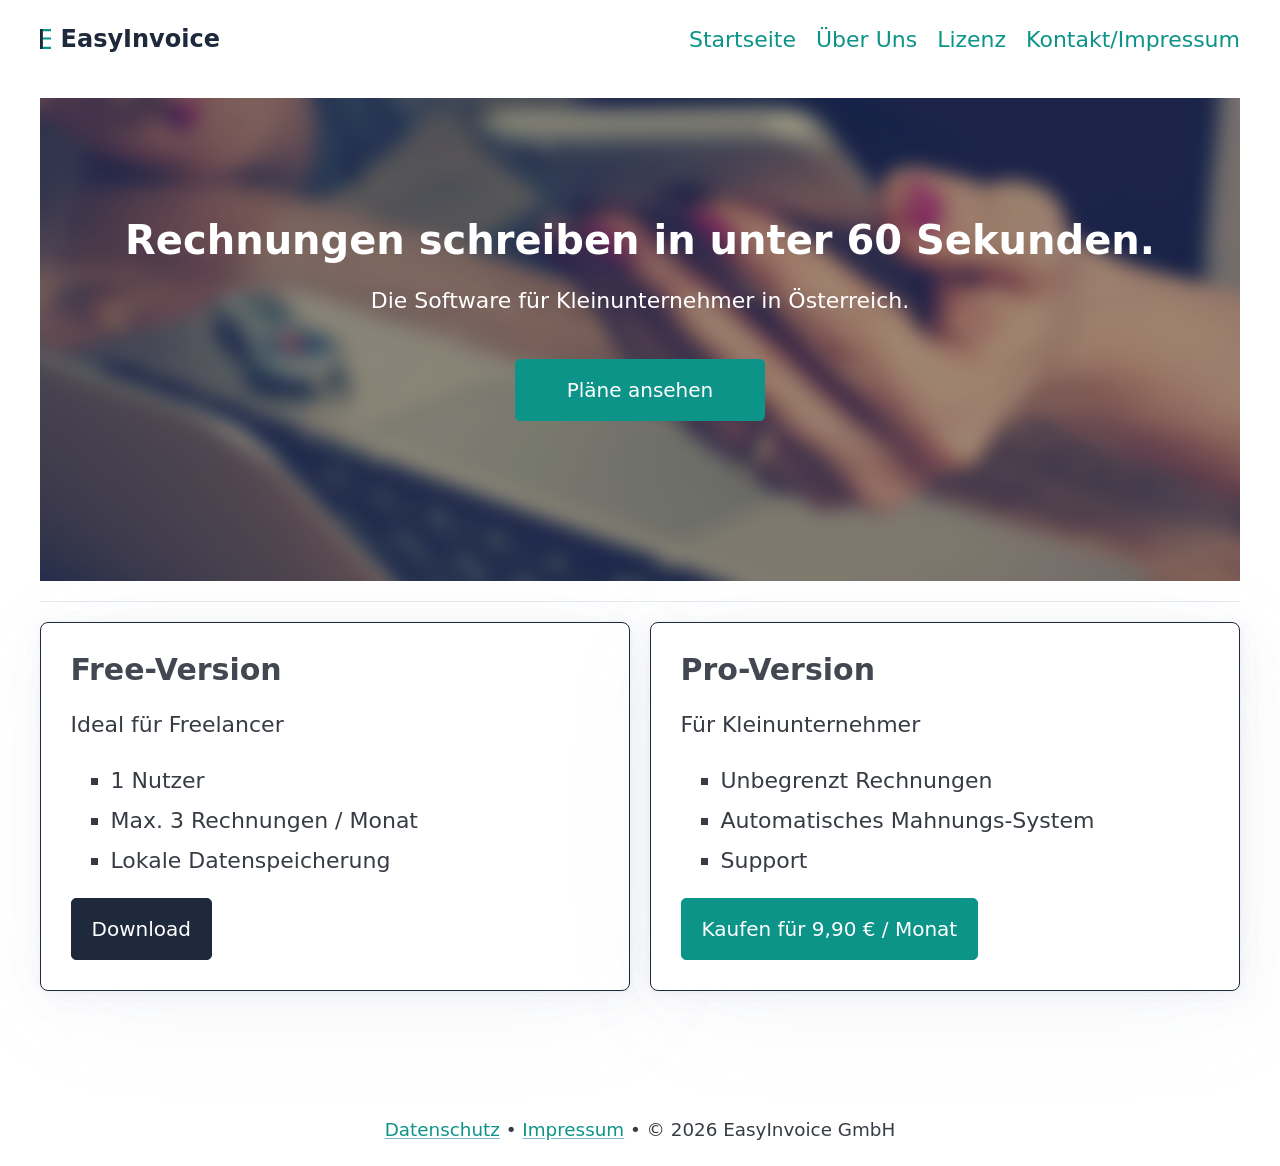
<file: index.html>
<!DOCTYPE html>
<html lang="de">

<head>
    <meta charset="UTF-8">
    <meta name="viewport" content="width=device-width, initial-scale=1.0">
    <title>EasyInvoice - Rechnungssoftware für Kleinunternehmer</title>

    <link rel="stylesheet" href="css/pico-main/css/pico.min.css">
    <link rel="stylesheet" href="style.css">

</head>

<body>

    <nav class="container">
        <ul>
            <li>
                <a href="index.html" style="display: flex; align-items: center; gap: 10px; text-decoration: none;">
                    <img src="assets/EasyInvoice_logo.svg" alt="EasyInvoice-Logo" style="height: 1rem;">
                    <span style="font-weight: bold; font-size: 1.2rem; color: #1e293b;">EasyInvoice</span>
                </a>
            </li>
        </ul>
        <ul>
            <li><a href="index.html" aria-current="page">Startseite</a></li>
            <li><a href="about.html">Über Uns</a></li>
            <li><a href="license.html">Lizenz</a></li>
            <li><a href="impressum.html">Kontakt/Impressum</a></li>
        </ul>
    </nav>
    <main class="container">
        <section class="hero" aria-label="Willkommensbereich">
            <div class="container">
                <h1 style="color: white">Rechnungen schreiben in unter 60 Sekunden.</h1>
                <p style="color: white">Die Software für Kleinunternehmer in Österreich.</p>

                <div class="grid" style="max-width: 250px; margin: 2rem auto;">
                    <a href="#pricing" role="button" class="primary">Pläne ansehen</a>
                </div>
            </div>
        </section>

        <hr>

        <section id="pricing">
            <div class="grid">
                <article class="price-card">
                    <h3>Free-Version</h3>
                    <p>Ideal für Freelancer</p>
                    <ul>
                        <li>1 Nutzer</li>
                        <li>Max. 3 Rechnungen / Monat</li>
                        <li>Lokale Datenspeicherung</li>
                    </ul>
                    <a href="#" role="button" class="secondary">Download</a>
                </article>

                <article class="price-card">
                    <h3>Pro-Version</h3>
                    <p>Für Kleinunternehmer</p>
                    <ul>
                        <li>Unbegrenzt Rechnungen</li>
                        <li>Automatisches Mahnungs-System</li>
                        <li>Support</li>
                    </ul>
                    <a href="#" role="button" class="primary">Kaufen für 9,90 € / Monat</a>
                </article>
            </div>
        </section>
    </main>

    <footer class="container" style="text-align: center; margin-top: 2rem;">
        <small>
            <a href="datenschutz.html">Datenschutz</a> •
            <a href="impressum.html">Impressum</a> •
            © 2026 EasyInvoice GmbH
        </small>
    </footer>

</body>

</html>
</file>
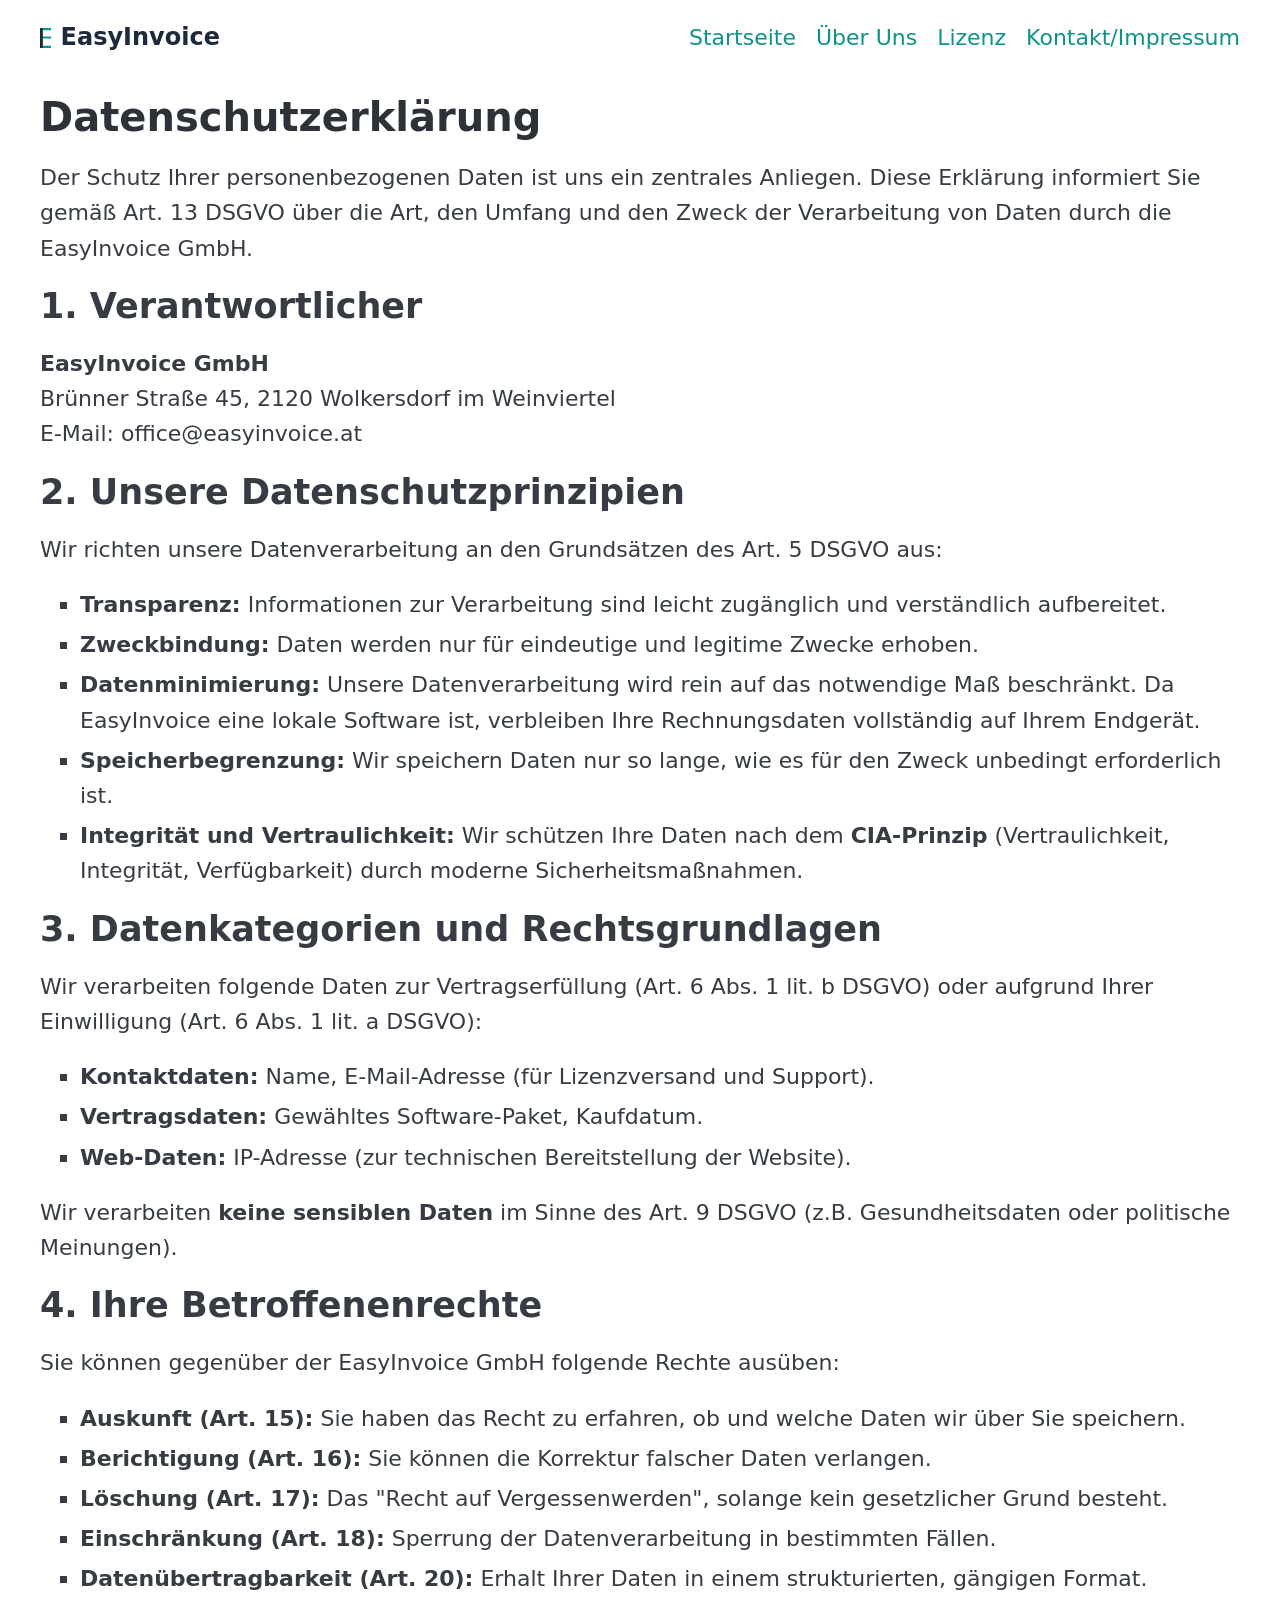
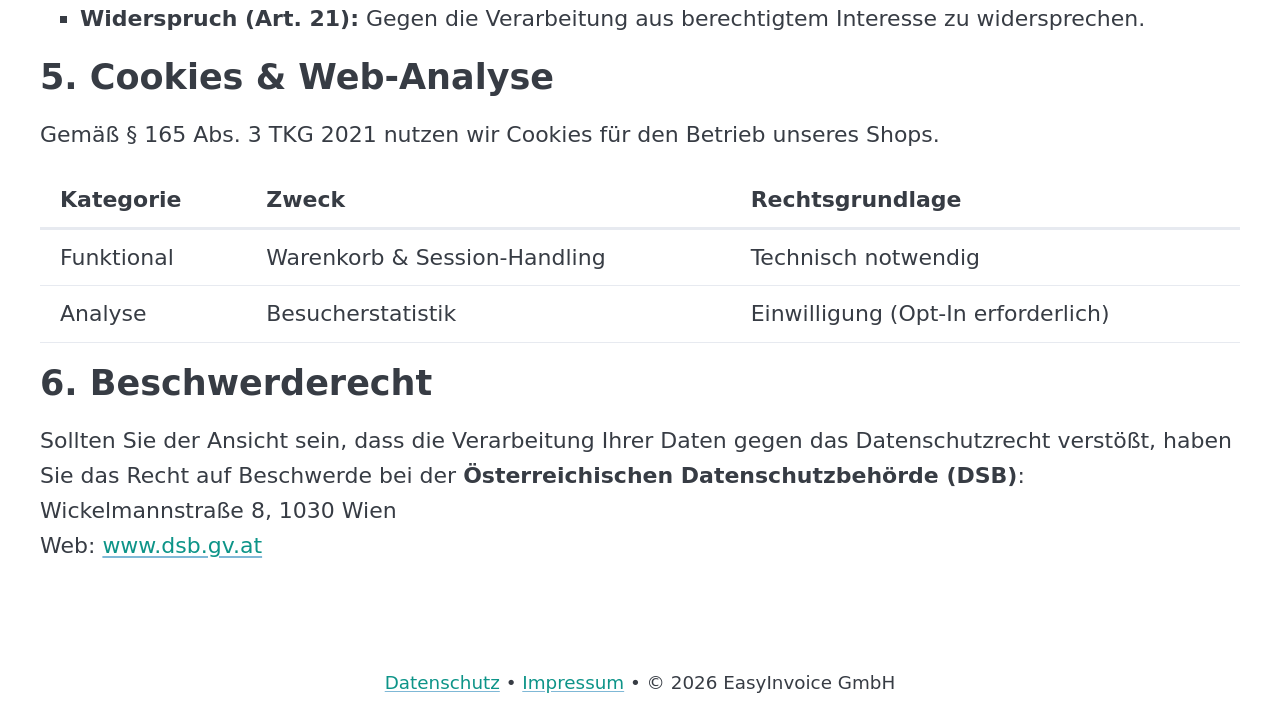
<file: datenschutz.html>
<!DOCTYPE html>
<html lang="de">

<head>
    <meta charset="UTF-8">
    <meta name="viewport" content="width=device-width, initial-scale=1.0">
    <title>Datenschutz - EasyInvoice</title>
    <link rel="stylesheet" href="css/pico-main/css/pico.min.css">
    <link rel="stylesheet" href="style.css">
</head>

<body>

    <nav class="container">
        <a href="index.html" style="display: flex; align-items: center; gap: 10px; text-decoration: none;">
            <img src="assets/EasyInvoice_logo.svg" alt="EasyInvoice-Logo" style="height: 1rem;">
            <span style="font-weight: bold; font-size: 1.2rem; color: #1e293b;">EasyInvoice</span>
        </a>
        <ul>
            <li><a href="index.html">Startseite</a></li>
            <li><a href="about.html">Über Uns</a></li>
            <li><a href="license.html">Lizenz</a></li>
            <li><a href="impressum.html">Kontakt/Impressum</a></li>
        </ul>
    </nav>

    <main class="container">
        <section>
            <h1>Datenschutzerklärung</h1>
            <p>Der Schutz Ihrer personenbezogenen Daten ist uns ein zentrales Anliegen. Diese Erklärung informiert Sie
                gemäß Art. 13 DSGVO über die Art, den Umfang und den Zweck der Verarbeitung von Daten durch die
                EasyInvoice GmbH.</p>
        </section>

        <section>
            <h2>1. Verantwortlicher</h2>
            <p>
                <strong>EasyInvoice GmbH</strong><br>
                Brünner Straße 45, 2120 Wolkersdorf im Weinviertel<br>
                E-Mail: office@easyinvoice.at
            </p>
        </section>

        <section>
            <h2>2. Unsere Datenschutzprinzipien</h2>
            <p>Wir richten unsere Datenverarbeitung an den Grundsätzen des Art. 5 DSGVO aus:</p>
            <ul>
                <li><strong>Transparenz:</strong> Informationen zur Verarbeitung sind leicht zugänglich und verständlich
                    aufbereitet.</li>
                <li><strong>Zweckbindung:</strong> Daten werden nur für eindeutige und legitime Zwecke erhoben.</li>
                <li><strong>Datenminimierung:</strong> Unsere Datenverarbeitung wird rein auf das notwendige Maß
                    beschränkt. Da
                    EasyInvoice eine lokale Software ist, verbleiben Ihre Rechnungsdaten vollständig auf Ihrem Endgerät.
                </li>
                <li><strong>Speicherbegrenzung:</strong> Wir speichern Daten nur so lange, wie es für den Zweck
                    unbedingt erforderlich ist.</li>
                <li><strong>Integrität und Vertraulichkeit:</strong> Wir schützen Ihre Daten nach dem
                    <strong>CIA-Prinzip</strong> (Vertraulichkeit, Integrität, Verfügbarkeit) durch moderne
                    Sicherheitsmaßnahmen.
                </li>
            </ul>
        </section>

        <section>
            <h2>3. Datenkategorien und Rechtsgrundlagen</h2>
            <p>Wir verarbeiten folgende Daten zur Vertragserfüllung (Art. 6 Abs. 1 lit. b DSGVO) oder aufgrund Ihrer
                Einwilligung (Art. 6 Abs. 1 lit. a DSGVO):</p>
            <ul>
                <li><strong>Kontaktdaten:</strong> Name, E-Mail-Adresse (für Lizenzversand und Support).
                </li>
                <li><strong>Vertragsdaten:</strong> Gewähltes Software-Paket, Kaufdatum.</li>
                <li><strong>Web-Daten:</strong> IP-Adresse (zur technischen Bereitstellung der Website).</li>
            </ul>
            <p>Wir verarbeiten <strong>keine sensiblen Daten</strong> im Sinne des Art. 9 DSGVO (z.B. Gesundheitsdaten
                oder politische Meinungen).</p>
        </section>

        <section>
            <h2>4. Ihre Betroffenenrechte</h2>
            <p>Sie können gegenüber der EasyInvoice GmbH folgende Rechte ausüben:</p>
            <ul>
                <li><strong>Auskunft (Art. 15):</strong> Sie haben das Recht zu erfahren, ob und welche Daten wir über
                    Sie speichern.</li>
                <li><strong>Berichtigung (Art. 16):</strong> Sie können die Korrektur falscher Daten verlangen.</li>
                <li><strong>Löschung (Art. 17):</strong> Das "Recht auf Vergessenwerden", solange kein gesetzlicher
                    Grund besteht.</li>
                <li><strong>Einschränkung (Art. 18):</strong> Sperrung der Datenverarbeitung in bestimmten Fällen.</li>
                <li><strong>Datenübertragbarkeit (Art. 20):</strong> Erhalt Ihrer Daten in einem strukturierten,
                    gängigen Format.</li>
                <li><strong>Widerspruch (Art. 21):</strong> Gegen die Verarbeitung aus berechtigtem Interesse zu
                    widersprechen.</li>
            </ul>
        </section>

        <section>
            <h2>5. Cookies & Web-Analyse</h2>
            <p>Gemäß § 165 Abs. 3 TKG 2021 nutzen wir Cookies für den Betrieb unseres Shops.</p>
            <table role="grid">
                <thead>
                    <tr>
                        <th>Kategorie</th>
                        <th>Zweck</th>
                        <th>Rechtsgrundlage</th>
                    </tr>
                </thead>
                <tbody>
                    <tr>
                        <td>Funktional</td>
                        <td>Warenkorb & Session-Handling</td>
                        <td>Technisch notwendig </td>
                    </tr>
                    <tr>
                        <td>Analyse</td>
                        <td>Besucherstatistik</td>
                        <td>Einwilligung (Opt-In erforderlich) </td>
                    </tr>
                </tbody>
            </table>
        </section>

        <section>
            <h2>6. Beschwerderecht</h2>
            <p>Sollten Sie der Ansicht sein, dass die Verarbeitung Ihrer Daten gegen das Datenschutzrecht verstößt,
                haben Sie das Recht auf Beschwerde bei der <strong>Österreichischen Datenschutzbehörde
                    (DSB)</strong>:<br>
                Wickelmannstraße 8, 1030 Wien<br>
                Web: <a href="https://www.dsb.gv.at" target="_blank">www.dsb.gv.at</a></p>
        </section>
    </main>

    <footer class="container" style="text-align: center; margin-top: 2rem;">
        <small>
            <a href="privacy.html">Datenschutz</a> •
            <a href="impressum.html">Impressum</a> •
            © 2026 EasyInvoice GmbH
        </small>
    </footer>

</body>

</html>
</file>
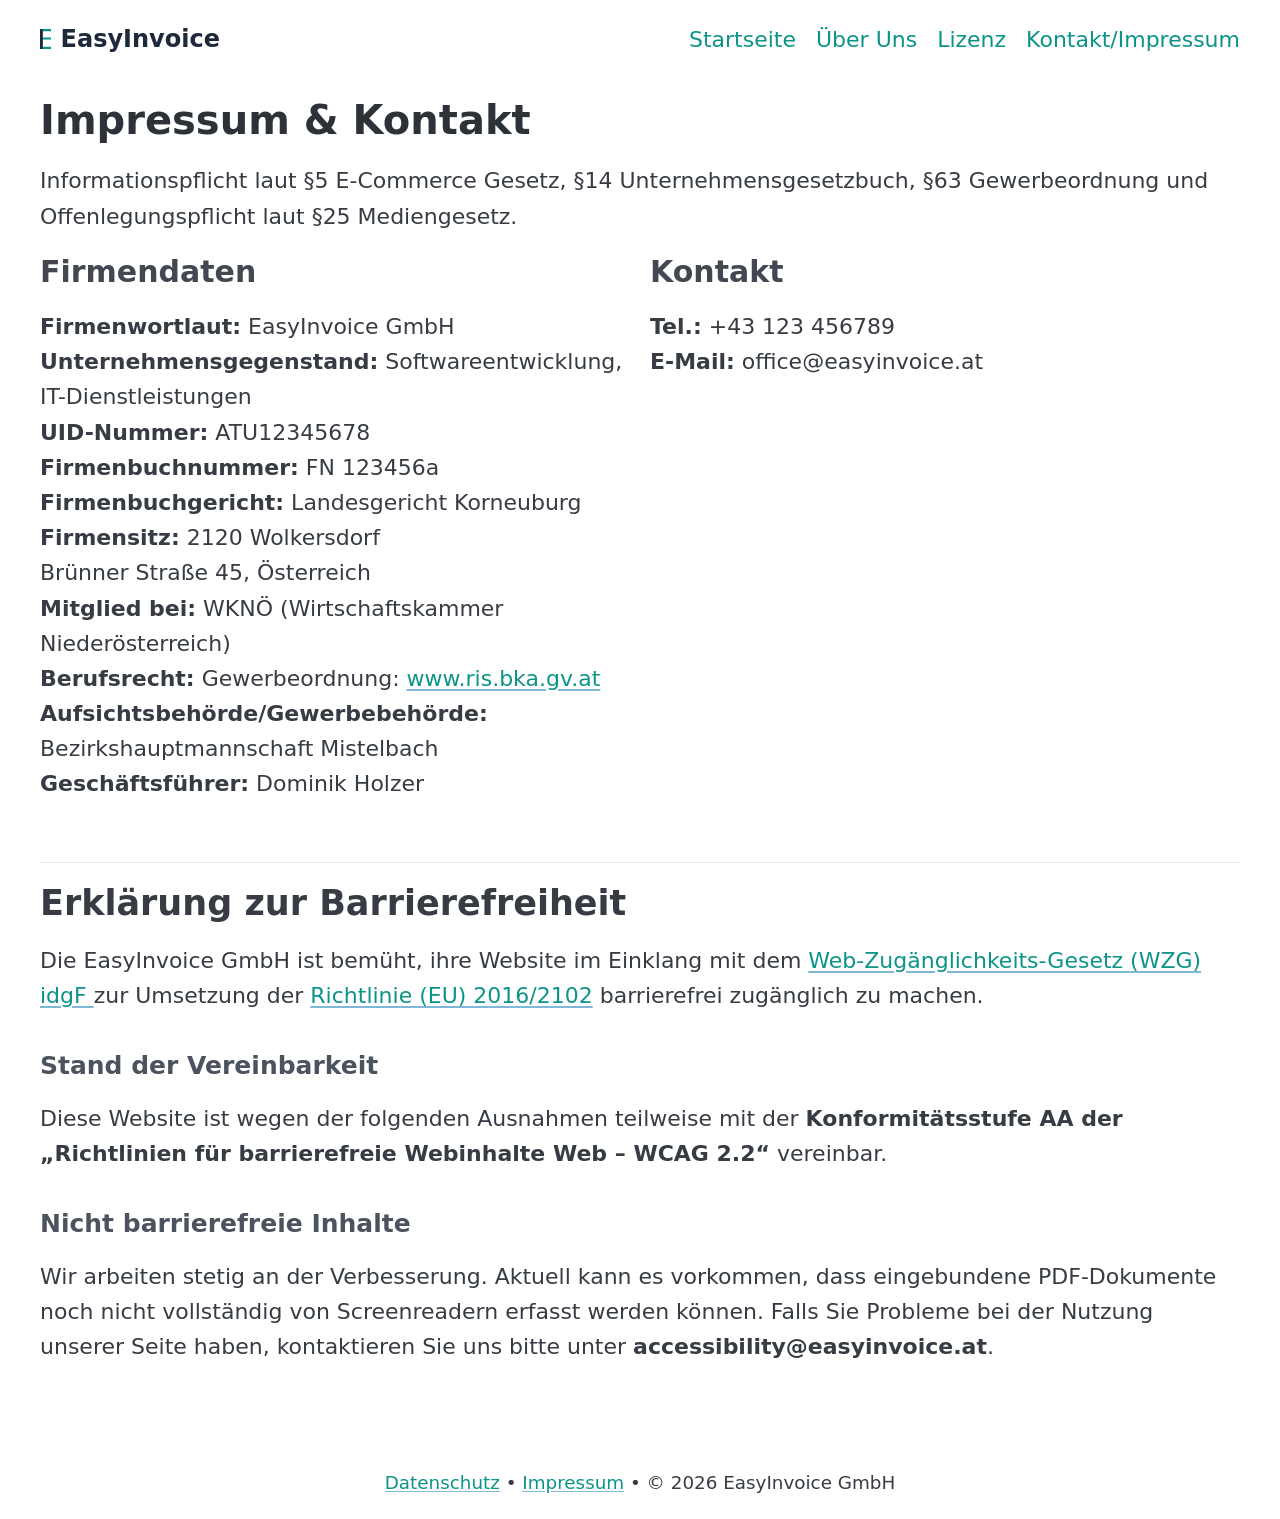
<file: impressum.html>
<!DOCTYPE html>
<html lang="de">

<head>
    <meta charset="UTF-8">
    <meta name="viewport" content="width=device-width, initial-scale=1.0">
    <title>Impressum - EasyInvoice</title>
    <link rel="stylesheet" href="css/pico-main/css/pico.min.css">
    <link rel="stylesheet" href="style.css">
</head>

<body>

    <nav class="container">


        <ul>
            <li>
                <a href="index.html" style="display: flex; align-items: center; gap: 10px; text-decoration: none;">
                    <img src="assets/EasyInvoice_logo.svg" alt="EasyInvoice-Logo" style="height: 1rem;">
                    <span style="font-weight: bold; font-size: 1.2rem; color: #1e293b;">EasyInvoice</span>
                </a>
            </li>
        </ul>


        <ul>
            <li><a href="index.html">Startseite</a></li>
            <li><a href="about.html">Über Uns</a></li>
            <li><a href="license.html">Lizenz</a></li>
            <li><a href="impressum.html" aria-current="page">Kontakt/Impressum</a></li>
        </ul>
    </nav>

    <main class="container">
        <section>
            <h1>Impressum & Kontakt</h1>
            <p>Informationspflicht laut §5 E-Commerce Gesetz, §14 Unternehmensgesetzbuch, §63 Gewerbeordnung und
                Offenlegungspflicht laut §25 Mediengesetz.</p>
        </section>

        <div class="grid">
            <section>
                <h3>Firmendaten</h3>

                <p>
                    <strong>Firmenwortlaut:</strong> EasyInvoice GmbH<br>
                    <strong>Unternehmensgegenstand:</strong> Softwareentwicklung, IT-Dienstleistungen<br>
                    <strong>UID-Nummer:</strong> ATU12345678<br>
                    <strong>Firmenbuchnummer:</strong> FN 123456a<br>
                    <strong>Firmenbuchgericht:</strong> Landesgericht Korneuburg<br>
                    <strong>Firmensitz:</strong> 2120 Wolkersdorf
                    <br> Brünner Straße 45, Österreich <br>
                    <strong>Mitglied bei:</strong> WKNÖ (Wirtschaftskammer Niederösterreich)<br>
                    <strong>Berufsrecht:</strong> Gewerbeordnung: <a href="https://www.ris.bka.gv.at"
                        target="_blank">www.ris.bka.gv.at</a><br>
                    <strong>Aufsichtsbehörde/Gewerbebehörde:</strong> Bezirkshauptmannschaft Mistelbach<br>
                    <strong>Geschäftsführer:</strong> Dominik Holzer
                </p>
            </section>

            <section>
                <h3>Kontakt</h3>
                <p>
                    <strong>Tel.:</strong> +43 123 456789<br>
                    <strong>E-Mail:</strong> office@easyinvoice.at
                </p>
                <p>

                </p>
            </section>
        </div>

        <hr>

        <section id="barrierefreiheit">
            <h2>Erklärung zur Barrierefreiheit</h2>
            <p>Die EasyInvoice GmbH ist bemüht, ihre Website im Einklang mit dem <a
                    href="https://www.ris.bka.gv.at/GeltendeFassung.wxe?Abfrage=Bundesnormen&Gesetzesnummer=20010727">Web-Zugänglichkeits-Gesetz
                    (WZG) idgF </a> zur Umsetzung der <a
                    href="https://eur-lex.europa.eu/legal-content/DE/TXT/?uri=CELEX:32016L2102"> Richtlinie (EU)
                    2016/2102</a> barrierefrei zugänglich zu machen.</p>

            <h4>Stand der Vereinbarkeit</h4>
            <p>Diese Website ist wegen der folgenden Ausnahmen teilweise mit der <strong>Konformitätsstufe AA der
                    „Richtlinien für barrierefreie Webinhalte Web – WCAG 2.2“</strong> vereinbar.</p>

            <h4>Nicht barrierefreie Inhalte</h4>
            <p>Wir arbeiten stetig an der Verbesserung. Aktuell kann es vorkommen, dass eingebundene PDF-Dokumente noch
                nicht vollständig von Screenreadern erfasst werden können. Falls Sie Probleme bei der Nutzung unserer
                Seite haben, kontaktieren Sie uns bitte unter <strong>accessibility@easyinvoice.at</strong>.</p>
        </section>

    </main>

    <footer class="container" style="text-align: center; margin-top: 2rem;">
        <small>
            <a href="datenschutz.html">Datenschutz</a> •
            <a href="impressum.html">Impressum</a> •
            © 2026 EasyInvoice GmbH
        </small>
    </footer>

</body>

</html>
</file>
<file: style.css>
:root {
    --primary: #0d9488;
    --primary-inverse: #FFF;
    --secondary: #1e293b
}

.hero {
    position: relative;
    padding: 6rem 1rem;
    text-align: center;
    color: white;
    overflow: hidden;
    background-color: var(--secondary);
    
}

.hero::before {
    content: "";
    position: absolute;
    top: 0; 
    left: 0; 
    width: 100%; 
    height: 100%;
    background-image: url('assets/Bild_Startseite_firmbee-office-620822_1920.jpg'); 
    background-size: cover;
    background-position: center;
    filter: blur(8px);
    transform: scale(1.1);
    opacity: 0.6;
    z-index: 1;
}

.hero .container{
    position: relative;
    z-index: 2;
}

.price-card {
    border: 1px solid var(--secondary);
    padding: 5%;
    border-radius: 8px;
}

button,
.primary {
    background-color: var(--primary);
    border-color: var(--primary);
    color: var(--primary-inverse);
}

button,
.secondary {
    background-color: var(--secondary);
    border-color: var(--secondary);
    color: var(--primary-inverse);
}

a {
    color: var(--primary);
}

.marken-wrapper {
    display: flex;
    align-items: center;
    justify-content: center;
    height: 200px;
    margin-bottom: 1rem;

}

:focus {
    outline: 4px solid var(--secondary) !important;
    
}

body {
    line-height: 1.6;
    font-size: 1.1rem;
}

#branding article {
    border: 1px solid var(--secondary); 
    border-radius: 5px;
    padding: 1.5rem;
    background-color: #ffffff;
}
</file>
<file: css/pico-main/css/pico.min.css>
@charset "UTF-8";/*!
 * Pico CSS ✨ v2.1.1 (https://picocss.com)
 * Copyright 2019-2025 - Licensed under MIT
 */:host,:root{--pico-font-family-emoji:"Apple Color Emoji","Segoe UI Emoji","Segoe UI Symbol","Noto Color Emoji";--pico-font-family-sans-serif:system-ui,"Segoe UI",Roboto,Oxygen,Ubuntu,Cantarell,Helvetica,Arial,"Helvetica Neue",sans-serif,var(--pico-font-family-emoji);--pico-font-family-monospace:ui-monospace,SFMono-Regular,"SF Mono",Menlo,Consolas,"Liberation Mono",monospace,var(--pico-font-family-emoji);--pico-font-family:var(--pico-font-family-sans-serif);--pico-line-height:1.5;--pico-font-weight:400;--pico-font-size:100%;--pico-text-underline-offset:0.1rem;--pico-border-radius:0.25rem;--pico-border-width:0.0625rem;--pico-outline-width:0.125rem;--pico-transition:0.2s ease-in-out;--pico-spacing:1rem;--pico-typography-spacing-vertical:1rem;--pico-block-spacing-vertical:var(--pico-spacing);--pico-block-spacing-horizontal:var(--pico-spacing);--pico-grid-column-gap:var(--pico-spacing);--pico-grid-row-gap:var(--pico-spacing);--pico-form-element-spacing-vertical:0.75rem;--pico-form-element-spacing-horizontal:1rem;--pico-group-box-shadow:0 0 0 rgba(0, 0, 0, 0);--pico-group-box-shadow-focus-with-button:0 0 0 var(--pico-outline-width) var(--pico-primary-focus);--pico-group-box-shadow-focus-with-input:0 0 0 0.0625rem var(--pico-form-element-border-color);--pico-modal-overlay-backdrop-filter:blur(0.375rem);--pico-nav-element-spacing-vertical:1rem;--pico-nav-element-spacing-horizontal:0.5rem;--pico-nav-link-spacing-vertical:0.5rem;--pico-nav-link-spacing-horizontal:0.5rem;--pico-nav-breadcrumb-divider:">";--pico-icon-checkbox:url("data:image/svg+xml,%3Csvg xmlns='http://www.w3.org/2000/svg' width='24' height='24' viewBox='0 0 24 24' fill='none' stroke='rgb(255, 255, 255)' stroke-width='4' stroke-linecap='round' stroke-linejoin='round'%3E%3Cpolyline points='20 6 9 17 4 12'%3E%3C/polyline%3E%3C/svg%3E");--pico-icon-minus:url("data:image/svg+xml,%3Csvg xmlns='http://www.w3.org/2000/svg' width='24' height='24' viewBox='0 0 24 24' fill='none' stroke='rgb(255, 255, 255)' stroke-width='4' stroke-linecap='round' stroke-linejoin='round'%3E%3Cline x1='5' y1='12' x2='19' y2='12'%3E%3C/line%3E%3C/svg%3E");--pico-icon-chevron:url("data:image/svg+xml,%3Csvg xmlns='http://www.w3.org/2000/svg' width='24' height='24' viewBox='0 0 24 24' fill='none' stroke='rgb(136, 145, 164)' stroke-width='2' stroke-linecap='round' stroke-linejoin='round'%3E%3Cpolyline points='6 9 12 15 18 9'%3E%3C/polyline%3E%3C/svg%3E");--pico-icon-date:url("data:image/svg+xml,%3Csvg xmlns='http://www.w3.org/2000/svg' width='24' height='24' viewBox='0 0 24 24' fill='none' stroke='rgb(136, 145, 164)' stroke-width='2' stroke-linecap='round' stroke-linejoin='round'%3E%3Crect x='3' y='4' width='18' height='18' rx='2' ry='2'%3E%3C/rect%3E%3Cline x1='16' y1='2' x2='16' y2='6'%3E%3C/line%3E%3Cline x1='8' y1='2' x2='8' y2='6'%3E%3C/line%3E%3Cline x1='3' y1='10' x2='21' y2='10'%3E%3C/line%3E%3C/svg%3E");--pico-icon-time:url("data:image/svg+xml,%3Csvg xmlns='http://www.w3.org/2000/svg' width='24' height='24' viewBox='0 0 24 24' fill='none' stroke='rgb(136, 145, 164)' stroke-width='2' stroke-linecap='round' stroke-linejoin='round'%3E%3Ccircle cx='12' cy='12' r='10'%3E%3C/circle%3E%3Cpolyline points='12 6 12 12 16 14'%3E%3C/polyline%3E%3C/svg%3E");--pico-icon-search:url("data:image/svg+xml,%3Csvg xmlns='http://www.w3.org/2000/svg' width='24' height='24' viewBox='0 0 24 24' fill='none' stroke='rgb(136, 145, 164)' stroke-width='1.5' stroke-linecap='round' stroke-linejoin='round'%3E%3Ccircle cx='11' cy='11' r='8'%3E%3C/circle%3E%3Cline x1='21' y1='21' x2='16.65' y2='16.65'%3E%3C/line%3E%3C/svg%3E");--pico-icon-close:url("data:image/svg+xml,%3Csvg xmlns='http://www.w3.org/2000/svg' width='24' height='24' viewBox='0 0 24 24' fill='none' stroke='rgb(136, 145, 164)' stroke-width='3' stroke-linecap='round' stroke-linejoin='round'%3E%3Cline x1='18' y1='6' x2='6' y2='18'%3E%3C/line%3E%3Cline x1='6' y1='6' x2='18' y2='18'%3E%3C/line%3E%3C/svg%3E");--pico-icon-loading:url("data:image/svg+xml,%3Csvg fill='none' height='24' width='24' viewBox='0 0 24 24' xmlns='http://www.w3.org/2000/svg' %3E%3Cstyle%3E g %7B animation: rotate 2s linear infinite; transform-origin: center center; %7D circle %7B stroke-dasharray: 75,100; stroke-dashoffset: -5; animation: dash 1.5s ease-in-out infinite; stroke-linecap: round; %7D @keyframes rotate %7B 0%25 %7B transform: rotate(0deg); %7D 100%25 %7B transform: rotate(360deg); %7D %7D @keyframes dash %7B 0%25 %7B stroke-dasharray: 1,100; stroke-dashoffset: 0; %7D 50%25 %7B stroke-dasharray: 44.5,100; stroke-dashoffset: -17.5; %7D 100%25 %7B stroke-dasharray: 44.5,100; stroke-dashoffset: -62; %7D %7D %3C/style%3E%3Cg%3E%3Ccircle cx='12' cy='12' r='10' fill='none' stroke='rgb(136, 145, 164)' stroke-width='4' /%3E%3C/g%3E%3C/svg%3E")}@media (min-width:576px){:host,:root{--pico-font-size:106.25%}}@media (min-width:768px){:host,:root{--pico-font-size:112.5%}}@media (min-width:1024px){:host,:root{--pico-font-size:118.75%}}@media (min-width:1280px){:host,:root{--pico-font-size:125%}}@media (min-width:1536px){:host,:root{--pico-font-size:131.25%}}a{--pico-text-decoration:underline}a.contrast,a.secondary{--pico-text-decoration:underline}small{--pico-font-size:0.875em}h1,h2,h3,h4,h5,h6{--pico-font-weight:700}h1{--pico-font-size:2rem;--pico-line-height:1.125;--pico-typography-spacing-top:3rem}h2{--pico-font-size:1.75rem;--pico-line-height:1.15;--pico-typography-spacing-top:2.625rem}h3{--pico-font-size:1.5rem;--pico-line-height:1.175;--pico-typography-spacing-top:2.25rem}h4{--pico-font-size:1.25rem;--pico-line-height:1.2;--pico-typography-spacing-top:1.874rem}h5{--pico-font-size:1.125rem;--pico-line-height:1.225;--pico-typography-spacing-top:1.6875rem}h6{--pico-font-size:1rem;--pico-line-height:1.25;--pico-typography-spacing-top:1.5rem}tfoot td,tfoot th,thead td,thead th{--pico-font-weight:600;--pico-border-width:0.1875rem}code,kbd,pre,samp{--pico-font-family:var(--pico-font-family-monospace)}kbd{--pico-font-weight:bolder}:where(select,textarea),input:not([type=submit],[type=button],[type=reset],[type=checkbox],[type=radio],[type=file]){--pico-outline-width:0.0625rem}[type=search]{--pico-border-radius:5rem}[type=checkbox],[type=radio]{--pico-border-width:0.125rem}[type=checkbox][role=switch]{--pico-border-width:0.1875rem}details.dropdown summary:not([role=button]){--pico-outline-width:0.0625rem}nav details.dropdown summary:focus-visible{--pico-outline-width:0.125rem}[role=search]{--pico-border-radius:5rem}[role=group]:has(button.secondary:focus,[type=submit].secondary:focus,[type=button].secondary:focus,[role=button].secondary:focus),[role=search]:has(button.secondary:focus,[type=submit].secondary:focus,[type=button].secondary:focus,[role=button].secondary:focus){--pico-group-box-shadow-focus-with-button:0 0 0 var(--pico-outline-width) var(--pico-secondary-focus)}[role=group]:has(button.contrast:focus,[type=submit].contrast:focus,[type=button].contrast:focus,[role=button].contrast:focus),[role=search]:has(button.contrast:focus,[type=submit].contrast:focus,[type=button].contrast:focus,[role=button].contrast:focus){--pico-group-box-shadow-focus-with-button:0 0 0 var(--pico-outline-width) var(--pico-contrast-focus)}[role=group] [role=button],[role=group] [type=button],[role=group] [type=submit],[role=group] button,[role=search] [role=button],[role=search] [type=button],[role=search] [type=submit],[role=search] button{--pico-form-element-spacing-horizontal:2rem}details summary[role=button]:not(.outline)::after{filter:brightness(0) invert(1)}[aria-busy=true]:not(input,select,textarea):is(button,[type=submit],[type=button],[type=reset],[role=button]):not(.outline)::before{filter:brightness(0) invert(1)}:host(:not([data-theme=dark])),:root:not([data-theme=dark]),[data-theme=light]{color-scheme:light;--pico-background-color:#fff;--pico-color:#373c44;--pico-text-selection-color:rgba(2, 154, 232, 0.25);--pico-muted-color:#646b79;--pico-muted-border-color:rgb(231, 234, 239.5);--pico-primary:#0172ad;--pico-primary-background:#0172ad;--pico-primary-border:var(--pico-primary-background);--pico-primary-underline:rgba(1, 114, 173, 0.5);--pico-primary-hover:#015887;--pico-primary-hover-background:#02659a;--pico-primary-hover-border:var(--pico-primary-hover-background);--pico-primary-hover-underline:var(--pico-primary-hover);--pico-primary-focus:rgba(2, 154, 232, 0.5);--pico-primary-inverse:#fff;--pico-secondary:#5d6b89;--pico-secondary-background:#525f7a;--pico-secondary-border:var(--pico-secondary-background);--pico-secondary-underline:rgba(93, 107, 137, 0.5);--pico-secondary-hover:#48536b;--pico-secondary-hover-background:#48536b;--pico-secondary-hover-border:var(--pico-secondary-hover-background);--pico-secondary-hover-underline:var(--pico-secondary-hover);--pico-secondary-focus:rgba(93, 107, 137, 0.25);--pico-secondary-inverse:#fff;--pico-contrast:#181c25;--pico-contrast-background:#181c25;--pico-contrast-border:var(--pico-contrast-background);--pico-contrast-underline:rgba(24, 28, 37, 0.5);--pico-contrast-hover:#000;--pico-contrast-hover-background:#000;--pico-contrast-hover-border:var(--pico-contrast-hover-background);--pico-contrast-hover-underline:var(--pico-secondary-hover);--pico-contrast-focus:rgba(93, 107, 137, 0.25);--pico-contrast-inverse:#fff;--pico-box-shadow:0.0145rem 0.029rem 0.174rem rgba(129, 145, 181, 0.01698),0.0335rem 0.067rem 0.402rem rgba(129, 145, 181, 0.024),0.0625rem 0.125rem 0.75rem rgba(129, 145, 181, 0.03),0.1125rem 0.225rem 1.35rem rgba(129, 145, 181, 0.036),0.2085rem 0.417rem 2.502rem rgba(129, 145, 181, 0.04302),0.5rem 1rem 6rem rgba(129, 145, 181, 0.06),0 0 0 0.0625rem rgba(129, 145, 181, 0.015);--pico-h1-color:#2d3138;--pico-h2-color:#373c44;--pico-h3-color:#424751;--pico-h4-color:#4d535e;--pico-h5-color:#5c6370;--pico-h6-color:#646b79;--pico-mark-background-color:rgb(252.5, 230.5, 191.5);--pico-mark-color:#0f1114;--pico-ins-color:rgb(28.5, 105.5, 84);--pico-del-color:rgb(136, 56.5, 53);--pico-blockquote-border-color:var(--pico-muted-border-color);--pico-blockquote-footer-color:var(--pico-muted-color);--pico-button-box-shadow:0 0 0 rgba(0, 0, 0, 0);--pico-button-hover-box-shadow:0 0 0 rgba(0, 0, 0, 0);--pico-table-border-color:var(--pico-muted-border-color);--pico-table-row-stripped-background-color:rgba(111, 120, 135, 0.0375);--pico-code-background-color:rgb(243, 244.5, 246.75);--pico-code-color:#646b79;--pico-code-kbd-background-color:var(--pico-color);--pico-code-kbd-color:var(--pico-background-color);--pico-form-element-background-color:rgb(251, 251.5, 252.25);--pico-form-element-selected-background-color:#dfe3eb;--pico-form-element-border-color:#cfd5e2;--pico-form-element-color:#23262c;--pico-form-element-placeholder-color:var(--pico-muted-color);--pico-form-element-active-background-color:#fff;--pico-form-element-active-border-color:var(--pico-primary-border);--pico-form-element-focus-color:var(--pico-primary-border);--pico-form-element-disabled-opacity:0.5;--pico-form-element-invalid-border-color:rgb(183.5, 105.5, 106.5);--pico-form-element-invalid-active-border-color:rgb(200.25, 79.25, 72.25);--pico-form-element-invalid-focus-color:var(--pico-form-element-invalid-active-border-color);--pico-form-element-valid-border-color:rgb(76, 154.5, 137.5);--pico-form-element-valid-active-border-color:rgb(39, 152.75, 118.75);--pico-form-element-valid-focus-color:var(--pico-form-element-valid-active-border-color);--pico-switch-background-color:#bfc7d9;--pico-switch-checked-background-color:var(--pico-primary-background);--pico-switch-color:#fff;--pico-switch-thumb-box-shadow:0 0 0 rgba(0, 0, 0, 0);--pico-range-border-color:#dfe3eb;--pico-range-active-border-color:#bfc7d9;--pico-range-thumb-border-color:var(--pico-background-color);--pico-range-thumb-color:var(--pico-secondary-background);--pico-range-thumb-active-color:var(--pico-primary-background);--pico-accordion-border-color:var(--pico-muted-border-color);--pico-accordion-active-summary-color:var(--pico-primary-hover);--pico-accordion-close-summary-color:var(--pico-color);--pico-accordion-open-summary-color:var(--pico-muted-color);--pico-card-background-color:var(--pico-background-color);--pico-card-border-color:var(--pico-muted-border-color);--pico-card-box-shadow:var(--pico-box-shadow);--pico-card-sectioning-background-color:rgb(251, 251.5, 252.25);--pico-dropdown-background-color:#fff;--pico-dropdown-border-color:#eff1f4;--pico-dropdown-box-shadow:var(--pico-box-shadow);--pico-dropdown-color:var(--pico-color);--pico-dropdown-hover-background-color:#eff1f4;--pico-loading-spinner-opacity:0.5;--pico-modal-overlay-background-color:rgba(232, 234, 237, 0.75);--pico-progress-background-color:#dfe3eb;--pico-progress-color:var(--pico-primary-background);--pico-tooltip-background-color:var(--pico-contrast-background);--pico-tooltip-color:var(--pico-contrast-inverse);--pico-icon-valid:url("data:image/svg+xml,%3Csvg xmlns='http://www.w3.org/2000/svg' width='24' height='24' viewBox='0 0 24 24' fill='none' stroke='rgb(76, 154.5, 137.5)' stroke-width='2' stroke-linecap='round' stroke-linejoin='round'%3E%3Cpolyline points='20 6 9 17 4 12'%3E%3C/polyline%3E%3C/svg%3E");--pico-icon-invalid:url("data:image/svg+xml,%3Csvg xmlns='http://www.w3.org/2000/svg' width='24' height='24' viewBox='0 0 24 24' fill='none' stroke='rgb(200.25, 79.25, 72.25)' stroke-width='2' stroke-linecap='round' stroke-linejoin='round'%3E%3Ccircle cx='12' cy='12' r='10'%3E%3C/circle%3E%3Cline x1='12' y1='8' x2='12' y2='12'%3E%3C/line%3E%3Cline x1='12' y1='16' x2='12.01' y2='16'%3E%3C/line%3E%3C/svg%3E")}:host(:not([data-theme=dark])) input:is([type=submit],[type=button],[type=reset],[type=checkbox],[type=radio],[type=file]),:root:not([data-theme=dark]) input:is([type=submit],[type=button],[type=reset],[type=checkbox],[type=radio],[type=file]),[data-theme=light] input:is([type=submit],[type=button],[type=reset],[type=checkbox],[type=radio],[type=file]){--pico-form-element-focus-color:var(--pico-primary-focus)}@media only screen and (prefers-color-scheme:dark){:host(:not([data-theme])),:root:not([data-theme]){color-scheme:dark;--pico-background-color:rgb(19, 22.5, 30.5);--pico-color:#c2c7d0;--pico-text-selection-color:rgba(1, 170, 255, 0.1875);--pico-muted-color:#7b8495;--pico-muted-border-color:#202632;--pico-primary:#01aaff;--pico-primary-background:#0172ad;--pico-primary-border:var(--pico-primary-background);--pico-primary-underline:rgba(1, 170, 255, 0.5);--pico-primary-hover:#79c0ff;--pico-primary-hover-background:#017fc0;--pico-primary-hover-border:var(--pico-primary-hover-background);--pico-primary-hover-underline:var(--pico-primary-hover);--pico-primary-focus:rgba(1, 170, 255, 0.375);--pico-primary-inverse:#fff;--pico-secondary:#969eaf;--pico-secondary-background:#525f7a;--pico-secondary-border:var(--pico-secondary-background);--pico-secondary-underline:rgba(150, 158, 175, 0.5);--pico-secondary-hover:#b3b9c5;--pico-secondary-hover-background:#5d6b89;--pico-secondary-hover-border:var(--pico-secondary-hover-background);--pico-secondary-hover-underline:var(--pico-secondary-hover);--pico-secondary-focus:rgba(144, 158, 190, 0.25);--pico-secondary-inverse:#fff;--pico-contrast:#dfe3eb;--pico-contrast-background:#eff1f4;--pico-contrast-border:var(--pico-contrast-background);--pico-contrast-underline:rgba(223, 227, 235, 0.5);--pico-contrast-hover:#fff;--pico-contrast-hover-background:#fff;--pico-contrast-hover-border:var(--pico-contrast-hover-background);--pico-contrast-hover-underline:var(--pico-contrast-hover);--pico-contrast-focus:rgba(207, 213, 226, 0.25);--pico-contrast-inverse:#000;--pico-box-shadow:0.0145rem 0.029rem 0.174rem rgba(7, 8.5, 12, 0.01698),0.0335rem 0.067rem 0.402rem rgba(7, 8.5, 12, 0.024),0.0625rem 0.125rem 0.75rem rgba(7, 8.5, 12, 0.03),0.1125rem 0.225rem 1.35rem rgba(7, 8.5, 12, 0.036),0.2085rem 0.417rem 2.502rem rgba(7, 8.5, 12, 0.04302),0.5rem 1rem 6rem rgba(7, 8.5, 12, 0.06),0 0 0 0.0625rem rgba(7, 8.5, 12, 0.015);--pico-h1-color:#f0f1f3;--pico-h2-color:#e0e3e7;--pico-h3-color:#c2c7d0;--pico-h4-color:#b3b9c5;--pico-h5-color:#a4acba;--pico-h6-color:#8891a4;--pico-mark-background-color:#014063;--pico-mark-color:#fff;--pico-ins-color:#62af9a;--pico-del-color:rgb(205.5, 126, 123);--pico-blockquote-border-color:var(--pico-muted-border-color);--pico-blockquote-footer-color:var(--pico-muted-color);--pico-button-box-shadow:0 0 0 rgba(0, 0, 0, 0);--pico-button-hover-box-shadow:0 0 0 rgba(0, 0, 0, 0);--pico-table-border-color:var(--pico-muted-border-color);--pico-table-row-stripped-background-color:rgba(111, 120, 135, 0.0375);--pico-code-background-color:rgb(26, 30.5, 40.25);--pico-code-color:#8891a4;--pico-code-kbd-background-color:var(--pico-color);--pico-code-kbd-color:var(--pico-background-color);--pico-form-element-background-color:rgb(28, 33, 43.5);--pico-form-element-selected-background-color:#2a3140;--pico-form-element-border-color:#2a3140;--pico-form-element-color:#e0e3e7;--pico-form-element-placeholder-color:#8891a4;--pico-form-element-active-background-color:rgb(26, 30.5, 40.25);--pico-form-element-active-border-color:var(--pico-primary-border);--pico-form-element-focus-color:var(--pico-primary-border);--pico-form-element-disabled-opacity:0.5;--pico-form-element-invalid-border-color:rgb(149.5, 74, 80);--pico-form-element-invalid-active-border-color:rgb(183.25, 63.5, 59);--pico-form-element-invalid-focus-color:var(--pico-form-element-invalid-active-border-color);--pico-form-element-valid-border-color:#2a7b6f;--pico-form-element-valid-active-border-color:rgb(22, 137, 105.5);--pico-form-element-valid-focus-color:var(--pico-form-element-valid-active-border-color);--pico-switch-background-color:#333c4e;--pico-switch-checked-background-color:var(--pico-primary-background);--pico-switch-color:#fff;--pico-switch-thumb-box-shadow:0 0 0 rgba(0, 0, 0, 0);--pico-range-border-color:#202632;--pico-range-active-border-color:#2a3140;--pico-range-thumb-border-color:var(--pico-background-color);--pico-range-thumb-color:var(--pico-secondary-background);--pico-range-thumb-active-color:var(--pico-primary-background);--pico-accordion-border-color:var(--pico-muted-border-color);--pico-accordion-active-summary-color:var(--pico-primary-hover);--pico-accordion-close-summary-color:var(--pico-color);--pico-accordion-open-summary-color:var(--pico-muted-color);--pico-card-background-color:#181c25;--pico-card-border-color:var(--pico-card-background-color);--pico-card-box-shadow:var(--pico-box-shadow);--pico-card-sectioning-background-color:rgb(26, 30.5, 40.25);--pico-dropdown-background-color:#181c25;--pico-dropdown-border-color:#202632;--pico-dropdown-box-shadow:var(--pico-box-shadow);--pico-dropdown-color:var(--pico-color);--pico-dropdown-hover-background-color:#202632;--pico-loading-spinner-opacity:0.5;--pico-modal-overlay-background-color:rgba(7.5, 8.5, 10, 0.75);--pico-progress-background-color:#202632;--pico-progress-color:var(--pico-primary-background);--pico-tooltip-background-color:var(--pico-contrast-background);--pico-tooltip-color:var(--pico-contrast-inverse);--pico-icon-valid:url("data:image/svg+xml,%3Csvg xmlns='http://www.w3.org/2000/svg' width='24' height='24' viewBox='0 0 24 24' fill='none' stroke='rgb(42, 123, 111)' stroke-width='2' stroke-linecap='round' stroke-linejoin='round'%3E%3Cpolyline points='20 6 9 17 4 12'%3E%3C/polyline%3E%3C/svg%3E");--pico-icon-invalid:url("data:image/svg+xml,%3Csvg xmlns='http://www.w3.org/2000/svg' width='24' height='24' viewBox='0 0 24 24' fill='none' stroke='rgb(149.5, 74, 80)' stroke-width='2' stroke-linecap='round' stroke-linejoin='round'%3E%3Ccircle cx='12' cy='12' r='10'%3E%3C/circle%3E%3Cline x1='12' y1='8' x2='12' y2='12'%3E%3C/line%3E%3Cline x1='12' y1='16' x2='12.01' y2='16'%3E%3C/line%3E%3C/svg%3E")}:host(:not([data-theme])) input:is([type=submit],[type=button],[type=reset],[type=checkbox],[type=radio],[type=file]),:root:not([data-theme]) input:is([type=submit],[type=button],[type=reset],[type=checkbox],[type=radio],[type=file]){--pico-form-element-focus-color:var(--pico-primary-focus)}:host(:not([data-theme])) details summary[role=button].contrast:not(.outline)::after,:root:not([data-theme]) details summary[role=button].contrast:not(.outline)::after{filter:brightness(0)}:host(:not([data-theme])) [aria-busy=true]:not(input,select,textarea).contrast:is(button,[type=submit],[type=button],[type=reset],[role=button]):not(.outline)::before,:root:not([data-theme]) [aria-busy=true]:not(input,select,textarea).contrast:is(button,[type=submit],[type=button],[type=reset],[role=button]):not(.outline)::before{filter:brightness(0)}}[data-theme=dark]{color-scheme:dark;--pico-background-color:rgb(19, 22.5, 30.5);--pico-color:#c2c7d0;--pico-text-selection-color:rgba(1, 170, 255, 0.1875);--pico-muted-color:#7b8495;--pico-muted-border-color:#202632;--pico-primary:#01aaff;--pico-primary-background:#0172ad;--pico-primary-border:var(--pico-primary-background);--pico-primary-underline:rgba(1, 170, 255, 0.5);--pico-primary-hover:#79c0ff;--pico-primary-hover-background:#017fc0;--pico-primary-hover-border:var(--pico-primary-hover-background);--pico-primary-hover-underline:var(--pico-primary-hover);--pico-primary-focus:rgba(1, 170, 255, 0.375);--pico-primary-inverse:#fff;--pico-secondary:#969eaf;--pico-secondary-background:#525f7a;--pico-secondary-border:var(--pico-secondary-background);--pico-secondary-underline:rgba(150, 158, 175, 0.5);--pico-secondary-hover:#b3b9c5;--pico-secondary-hover-background:#5d6b89;--pico-secondary-hover-border:var(--pico-secondary-hover-background);--pico-secondary-hover-underline:var(--pico-secondary-hover);--pico-secondary-focus:rgba(144, 158, 190, 0.25);--pico-secondary-inverse:#fff;--pico-contrast:#dfe3eb;--pico-contrast-background:#eff1f4;--pico-contrast-border:var(--pico-contrast-background);--pico-contrast-underline:rgba(223, 227, 235, 0.5);--pico-contrast-hover:#fff;--pico-contrast-hover-background:#fff;--pico-contrast-hover-border:var(--pico-contrast-hover-background);--pico-contrast-hover-underline:var(--pico-contrast-hover);--pico-contrast-focus:rgba(207, 213, 226, 0.25);--pico-contrast-inverse:#000;--pico-box-shadow:0.0145rem 0.029rem 0.174rem rgba(7, 8.5, 12, 0.01698),0.0335rem 0.067rem 0.402rem rgba(7, 8.5, 12, 0.024),0.0625rem 0.125rem 0.75rem rgba(7, 8.5, 12, 0.03),0.1125rem 0.225rem 1.35rem rgba(7, 8.5, 12, 0.036),0.2085rem 0.417rem 2.502rem rgba(7, 8.5, 12, 0.04302),0.5rem 1rem 6rem rgba(7, 8.5, 12, 0.06),0 0 0 0.0625rem rgba(7, 8.5, 12, 0.015);--pico-h1-color:#f0f1f3;--pico-h2-color:#e0e3e7;--pico-h3-color:#c2c7d0;--pico-h4-color:#b3b9c5;--pico-h5-color:#a4acba;--pico-h6-color:#8891a4;--pico-mark-background-color:#014063;--pico-mark-color:#fff;--pico-ins-color:#62af9a;--pico-del-color:rgb(205.5, 126, 123);--pico-blockquote-border-color:var(--pico-muted-border-color);--pico-blockquote-footer-color:var(--pico-muted-color);--pico-button-box-shadow:0 0 0 rgba(0, 0, 0, 0);--pico-button-hover-box-shadow:0 0 0 rgba(0, 0, 0, 0);--pico-table-border-color:var(--pico-muted-border-color);--pico-table-row-stripped-background-color:rgba(111, 120, 135, 0.0375);--pico-code-background-color:rgb(26, 30.5, 40.25);--pico-code-color:#8891a4;--pico-code-kbd-background-color:var(--pico-color);--pico-code-kbd-color:var(--pico-background-color);--pico-form-element-background-color:rgb(28, 33, 43.5);--pico-form-element-selected-background-color:#2a3140;--pico-form-element-border-color:#2a3140;--pico-form-element-color:#e0e3e7;--pico-form-element-placeholder-color:#8891a4;--pico-form-element-active-background-color:rgb(26, 30.5, 40.25);--pico-form-element-active-border-color:var(--pico-primary-border);--pico-form-element-focus-color:var(--pico-primary-border);--pico-form-element-disabled-opacity:0.5;--pico-form-element-invalid-border-color:rgb(149.5, 74, 80);--pico-form-element-invalid-active-border-color:rgb(183.25, 63.5, 59);--pico-form-element-invalid-focus-color:var(--pico-form-element-invalid-active-border-color);--pico-form-element-valid-border-color:#2a7b6f;--pico-form-element-valid-active-border-color:rgb(22, 137, 105.5);--pico-form-element-valid-focus-color:var(--pico-form-element-valid-active-border-color);--pico-switch-background-color:#333c4e;--pico-switch-checked-background-color:var(--pico-primary-background);--pico-switch-color:#fff;--pico-switch-thumb-box-shadow:0 0 0 rgba(0, 0, 0, 0);--pico-range-border-color:#202632;--pico-range-active-border-color:#2a3140;--pico-range-thumb-border-color:var(--pico-background-color);--pico-range-thumb-color:var(--pico-secondary-background);--pico-range-thumb-active-color:var(--pico-primary-background);--pico-accordion-border-color:var(--pico-muted-border-color);--pico-accordion-active-summary-color:var(--pico-primary-hover);--pico-accordion-close-summary-color:var(--pico-color);--pico-accordion-open-summary-color:var(--pico-muted-color);--pico-card-background-color:#181c25;--pico-card-border-color:var(--pico-card-background-color);--pico-card-box-shadow:var(--pico-box-shadow);--pico-card-sectioning-background-color:rgb(26, 30.5, 40.25);--pico-dropdown-background-color:#181c25;--pico-dropdown-border-color:#202632;--pico-dropdown-box-shadow:var(--pico-box-shadow);--pico-dropdown-color:var(--pico-color);--pico-dropdown-hover-background-color:#202632;--pico-loading-spinner-opacity:0.5;--pico-modal-overlay-background-color:rgba(7.5, 8.5, 10, 0.75);--pico-progress-background-color:#202632;--pico-progress-color:var(--pico-primary-background);--pico-tooltip-background-color:var(--pico-contrast-background);--pico-tooltip-color:var(--pico-contrast-inverse);--pico-icon-valid:url("data:image/svg+xml,%3Csvg xmlns='http://www.w3.org/2000/svg' width='24' height='24' viewBox='0 0 24 24' fill='none' stroke='rgb(42, 123, 111)' stroke-width='2' stroke-linecap='round' stroke-linejoin='round'%3E%3Cpolyline points='20 6 9 17 4 12'%3E%3C/polyline%3E%3C/svg%3E");--pico-icon-invalid:url("data:image/svg+xml,%3Csvg xmlns='http://www.w3.org/2000/svg' width='24' height='24' viewBox='0 0 24 24' fill='none' stroke='rgb(149.5, 74, 80)' stroke-width='2' stroke-linecap='round' stroke-linejoin='round'%3E%3Ccircle cx='12' cy='12' r='10'%3E%3C/circle%3E%3Cline x1='12' y1='8' x2='12' y2='12'%3E%3C/line%3E%3Cline x1='12' y1='16' x2='12.01' y2='16'%3E%3C/line%3E%3C/svg%3E")}[data-theme=dark] input:is([type=submit],[type=button],[type=reset],[type=checkbox],[type=radio],[type=file]){--pico-form-element-focus-color:var(--pico-primary-focus)}[data-theme=dark] details summary[role=button].contrast:not(.outline)::after{filter:brightness(0)}[data-theme=dark] [aria-busy=true]:not(input,select,textarea).contrast:is(button,[type=submit],[type=button],[type=reset],[role=button]):not(.outline)::before{filter:brightness(0)}[type=checkbox],[type=radio],[type=range],progress{accent-color:var(--pico-primary)}*,::after,::before{box-sizing:border-box;background-repeat:no-repeat}::after,::before{text-decoration:inherit;vertical-align:inherit}:where(:host),:where(:root){-webkit-tap-highlight-color:transparent;-webkit-text-size-adjust:100%;-moz-text-size-adjust:100%;text-size-adjust:100%;background-color:var(--pico-background-color);color:var(--pico-color);font-weight:var(--pico-font-weight);font-size:var(--pico-font-size);line-height:var(--pico-line-height);font-family:var(--pico-font-family);text-underline-offset:var(--pico-text-underline-offset);text-rendering:optimizeLegibility;overflow-wrap:break-word;-moz-tab-size:4;-o-tab-size:4;tab-size:4}body{width:100%;margin:0}main{display:block}body>footer,body>header,body>main{padding-block:var(--pico-block-spacing-vertical)}section{margin-bottom:var(--pico-block-spacing-vertical)}.container,.container-fluid{width:100%;margin-right:auto;margin-left:auto;padding-right:var(--pico-spacing);padding-left:var(--pico-spacing)}@media (min-width:576px){.container{max-width:510px;padding-right:0;padding-left:0}}@media (min-width:768px){.container{max-width:700px}}@media (min-width:1024px){.container{max-width:950px}}@media (min-width:1280px){.container{max-width:1200px}}@media (min-width:1536px){.container{max-width:1450px}}.grid{grid-column-gap:var(--pico-grid-column-gap);grid-row-gap:var(--pico-grid-row-gap);display:grid;grid-template-columns:1fr}@media (min-width:768px){.grid{grid-template-columns:repeat(auto-fit,minmax(0%,1fr))}}.grid>*{min-width:0}.overflow-auto{overflow:auto}b,strong{font-weight:bolder}sub,sup{position:relative;font-size:.75em;line-height:0;vertical-align:baseline}sub{bottom:-.25em}sup{top:-.5em}address,blockquote,dl,ol,p,pre,table,ul{margin-top:0;margin-bottom:var(--pico-typography-spacing-vertical);color:var(--pico-color);font-style:normal;font-weight:var(--pico-font-weight)}h1,h2,h3,h4,h5,h6{margin-top:0;margin-bottom:var(--pico-typography-spacing-vertical);color:var(--pico-color);font-weight:var(--pico-font-weight);font-size:var(--pico-font-size);line-height:var(--pico-line-height);font-family:var(--pico-font-family)}h1{--pico-color:var(--pico-h1-color)}h2{--pico-color:var(--pico-h2-color)}h3{--pico-color:var(--pico-h3-color)}h4{--pico-color:var(--pico-h4-color)}h5{--pico-color:var(--pico-h5-color)}h6{--pico-color:var(--pico-h6-color)}:where(article,address,blockquote,dl,figure,form,ol,p,pre,table,ul)~:is(h1,h2,h3,h4,h5,h6){margin-top:var(--pico-typography-spacing-top)}p{margin-bottom:var(--pico-typography-spacing-vertical)}hgroup{margin-bottom:var(--pico-typography-spacing-vertical)}hgroup>*{margin-top:0;margin-bottom:0}hgroup>:not(:first-child):last-child{--pico-color:var(--pico-muted-color);--pico-font-weight:unset;font-size:1rem}:where(ol,ul) li{margin-bottom:calc(var(--pico-typography-spacing-vertical) * .25)}:where(dl,ol,ul) :where(dl,ol,ul){margin:0;margin-top:calc(var(--pico-typography-spacing-vertical) * .25)}ul li{list-style:square}mark{padding:.125rem .25rem;background-color:var(--pico-mark-background-color);color:var(--pico-mark-color);vertical-align:baseline}blockquote{display:block;margin:var(--pico-typography-spacing-vertical) 0;padding:var(--pico-spacing);border-right:none;border-left:.25rem solid var(--pico-blockquote-border-color);border-inline-start:0.25rem solid var(--pico-blockquote-border-color);border-inline-end:none}blockquote footer{margin-top:calc(var(--pico-typography-spacing-vertical) * .5);color:var(--pico-blockquote-footer-color)}abbr[title]{border-bottom:1px dotted;text-decoration:none;cursor:help}ins{color:var(--pico-ins-color);text-decoration:none}del{color:var(--pico-del-color)}::-moz-selection{background-color:var(--pico-text-selection-color)}::selection{background-color:var(--pico-text-selection-color)}:where(a:not([role=button])),[role=link]{--pico-color:var(--pico-primary);--pico-background-color:transparent;--pico-underline:var(--pico-primary-underline);outline:0;background-color:var(--pico-background-color);color:var(--pico-color);-webkit-text-decoration:var(--pico-text-decoration);text-decoration:var(--pico-text-decoration);text-decoration-color:var(--pico-underline);text-underline-offset:0.125em;transition:background-color var(--pico-transition),color var(--pico-transition),box-shadow var(--pico-transition),-webkit-text-decoration var(--pico-transition);transition:background-color var(--pico-transition),color var(--pico-transition),text-decoration var(--pico-transition),box-shadow var(--pico-transition);transition:background-color var(--pico-transition),color var(--pico-transition),text-decoration var(--pico-transition),box-shadow var(--pico-transition),-webkit-text-decoration var(--pico-transition)}:where(a:not([role=button])):is([aria-current]:not([aria-current=false]),:hover,:active,:focus),[role=link]:is([aria-current]:not([aria-current=false]),:hover,:active,:focus){--pico-color:var(--pico-primary-hover);--pico-underline:var(--pico-primary-hover-underline);--pico-text-decoration:underline}:where(a:not([role=button])):focus-visible,[role=link]:focus-visible{box-shadow:0 0 0 var(--pico-outline-width) var(--pico-primary-focus)}:where(a:not([role=button])).secondary,[role=link].secondary{--pico-color:var(--pico-secondary);--pico-underline:var(--pico-secondary-underline)}:where(a:not([role=button])).secondary:is([aria-current]:not([aria-current=false]),:hover,:active,:focus),[role=link].secondary:is([aria-current]:not([aria-current=false]),:hover,:active,:focus){--pico-color:var(--pico-secondary-hover);--pico-underline:var(--pico-secondary-hover-underline)}:where(a:not([role=button])).contrast,[role=link].contrast{--pico-color:var(--pico-contrast);--pico-underline:var(--pico-contrast-underline)}:where(a:not([role=button])).contrast:is([aria-current]:not([aria-current=false]),:hover,:active,:focus),[role=link].contrast:is([aria-current]:not([aria-current=false]),:hover,:active,:focus){--pico-color:var(--pico-contrast-hover);--pico-underline:var(--pico-contrast-hover-underline)}a[role=button]{display:inline-block}button{margin:0;overflow:visible;font-family:inherit;text-transform:none}[type=button],[type=reset],[type=submit],button{-webkit-appearance:button}[role=button],[type=button],[type=file]::file-selector-button,[type=reset],[type=submit],button{--pico-background-color:var(--pico-primary-background);--pico-border-color:var(--pico-primary-border);--pico-color:var(--pico-primary-inverse);--pico-box-shadow:var(--pico-button-box-shadow, 0 0 0 rgba(0, 0, 0, 0));padding:var(--pico-form-element-spacing-vertical) var(--pico-form-element-spacing-horizontal);border:var(--pico-border-width) solid var(--pico-border-color);border-radius:var(--pico-border-radius);outline:0;background-color:var(--pico-background-color);box-shadow:var(--pico-box-shadow);color:var(--pico-color);font-weight:var(--pico-font-weight);font-size:1rem;line-height:var(--pico-line-height);text-align:center;text-decoration:none;cursor:pointer;-webkit-user-select:none;-moz-user-select:none;user-select:none;transition:background-color var(--pico-transition),border-color var(--pico-transition),color var(--pico-transition),box-shadow var(--pico-transition)}[role=button]:is(:hover,:active,:focus),[role=button]:is([aria-current]:not([aria-current=false])),[type=button]:is(:hover,:active,:focus),[type=button]:is([aria-current]:not([aria-current=false])),[type=file]::file-selector-button:is(:hover,:active,:focus),[type=file]::file-selector-button:is([aria-current]:not([aria-current=false])),[type=reset]:is(:hover,:active,:focus),[type=reset]:is([aria-current]:not([aria-current=false])),[type=submit]:is(:hover,:active,:focus),[type=submit]:is([aria-current]:not([aria-current=false])),button:is(:hover,:active,:focus),button:is([aria-current]:not([aria-current=false])){--pico-background-color:var(--pico-primary-hover-background);--pico-border-color:var(--pico-primary-hover-border);--pico-box-shadow:var(--pico-button-hover-box-shadow, 0 0 0 rgba(0, 0, 0, 0));--pico-color:var(--pico-primary-inverse)}[role=button]:focus,[role=button]:is([aria-current]:not([aria-current=false])):focus,[type=button]:focus,[type=button]:is([aria-current]:not([aria-current=false])):focus,[type=file]::file-selector-button:focus,[type=file]::file-selector-button:is([aria-current]:not([aria-current=false])):focus,[type=reset]:focus,[type=reset]:is([aria-current]:not([aria-current=false])):focus,[type=submit]:focus,[type=submit]:is([aria-current]:not([aria-current=false])):focus,button:focus,button:is([aria-current]:not([aria-current=false])):focus{--pico-box-shadow:var(--pico-button-hover-box-shadow, 0 0 0 rgba(0, 0, 0, 0)),0 0 0 var(--pico-outline-width) var(--pico-primary-focus)}[type=button],[type=reset],[type=submit]{margin-bottom:var(--pico-spacing)}:is(button,[type=submit],[type=button],[role=button]).secondary,[type=file]::file-selector-button,[type=reset]{--pico-background-color:var(--pico-secondary-background);--pico-border-color:var(--pico-secondary-border);--pico-color:var(--pico-secondary-inverse);cursor:pointer}:is(button,[type=submit],[type=button],[role=button]).secondary:is([aria-current]:not([aria-current=false]),:hover,:active,:focus),[type=file]::file-selector-button:is([aria-current]:not([aria-current=false]),:hover,:active,:focus),[type=reset]:is([aria-current]:not([aria-current=false]),:hover,:active,:focus){--pico-background-color:var(--pico-secondary-hover-background);--pico-border-color:var(--pico-secondary-hover-border);--pico-color:var(--pico-secondary-inverse)}:is(button,[type=submit],[type=button],[role=button]).secondary:focus,:is(button,[type=submit],[type=button],[role=button]).secondary:is([aria-current]:not([aria-current=false])):focus,[type=file]::file-selector-button:focus,[type=file]::file-selector-button:is([aria-current]:not([aria-current=false])):focus,[type=reset]:focus,[type=reset]:is([aria-current]:not([aria-current=false])):focus{--pico-box-shadow:var(--pico-button-hover-box-shadow, 0 0 0 rgba(0, 0, 0, 0)),0 0 0 var(--pico-outline-width) var(--pico-secondary-focus)}:is(button,[type=submit],[type=button],[role=button]).contrast{--pico-background-color:var(--pico-contrast-background);--pico-border-color:var(--pico-contrast-border);--pico-color:var(--pico-contrast-inverse)}:is(button,[type=submit],[type=button],[role=button]).contrast:is([aria-current]:not([aria-current=false]),:hover,:active,:focus){--pico-background-color:var(--pico-contrast-hover-background);--pico-border-color:var(--pico-contrast-hover-border);--pico-color:var(--pico-contrast-inverse)}:is(button,[type=submit],[type=button],[role=button]).contrast:focus,:is(button,[type=submit],[type=button],[role=button]).contrast:is([aria-current]:not([aria-current=false])):focus{--pico-box-shadow:var(--pico-button-hover-box-shadow, 0 0 0 rgba(0, 0, 0, 0)),0 0 0 var(--pico-outline-width) var(--pico-contrast-focus)}:is(button,[type=submit],[type=button],[role=button]).outline,[type=reset].outline{--pico-background-color:transparent;--pico-color:var(--pico-primary);--pico-border-color:var(--pico-primary)}:is(button,[type=submit],[type=button],[role=button]).outline:is([aria-current]:not([aria-current=false]),:hover,:active,:focus),[type=reset].outline:is([aria-current]:not([aria-current=false]),:hover,:active,:focus){--pico-background-color:transparent;--pico-color:var(--pico-primary-hover);--pico-border-color:var(--pico-primary-hover)}:is(button,[type=submit],[type=button],[role=button]).outline.secondary,[type=reset].outline{--pico-color:var(--pico-secondary);--pico-border-color:var(--pico-secondary)}:is(button,[type=submit],[type=button],[role=button]).outline.secondary:is([aria-current]:not([aria-current=false]),:hover,:active,:focus),[type=reset].outline:is([aria-current]:not([aria-current=false]),:hover,:active,:focus){--pico-color:var(--pico-secondary-hover);--pico-border-color:var(--pico-secondary-hover)}:is(button,[type=submit],[type=button],[role=button]).outline.contrast{--pico-color:var(--pico-contrast);--pico-border-color:var(--pico-contrast)}:is(button,[type=submit],[type=button],[role=button]).outline.contrast:is([aria-current]:not([aria-current=false]),:hover,:active,:focus){--pico-color:var(--pico-contrast-hover);--pico-border-color:var(--pico-contrast-hover)}:where(button,[type=submit],[type=reset],[type=button],[role=button])[disabled],:where(fieldset[disabled]) :is(button,[type=submit],[type=button],[type=reset],[role=button]){opacity:.5;pointer-events:none}:where(table){width:100%;border-collapse:collapse;border-spacing:0;text-indent:0}td,th{padding:calc(var(--pico-spacing)/ 2) var(--pico-spacing);border-bottom:var(--pico-border-width) solid var(--pico-table-border-color);background-color:var(--pico-background-color);color:var(--pico-color);font-weight:var(--pico-font-weight);text-align:left;text-align:start}tfoot td,tfoot th{border-top:var(--pico-border-width) solid var(--pico-table-border-color);border-bottom:0}table.striped tbody tr:nth-child(odd) td,table.striped tbody tr:nth-child(odd) th{background-color:var(--pico-table-row-stripped-background-color)}:where(audio,canvas,iframe,img,svg,video){vertical-align:middle}audio,video{display:inline-block}audio:not([controls]){display:none;height:0}:where(iframe){border-style:none}img{max-width:100%;height:auto;border-style:none}:where(svg:not([fill])){fill:currentColor}svg:not(:host),svg:not(:root){overflow:hidden}code,kbd,pre,samp{font-size:.875em;font-family:var(--pico-font-family)}pre code,pre samp{font-size:inherit;font-family:inherit}pre{-ms-overflow-style:scrollbar;overflow:auto}code,kbd,pre,samp{border-radius:var(--pico-border-radius);background:var(--pico-code-background-color);color:var(--pico-code-color);font-weight:var(--pico-font-weight);line-height:initial}code,kbd,samp{display:inline-block;padding:.375rem}pre{display:block;margin-bottom:var(--pico-spacing);overflow-x:auto}pre>code,pre>samp{display:block;padding:var(--pico-spacing);background:0 0;line-height:var(--pico-line-height)}kbd{background-color:var(--pico-code-kbd-background-color);color:var(--pico-code-kbd-color);vertical-align:baseline}figure{display:block;margin:0;padding:0}figure figcaption{padding:calc(var(--pico-spacing) * .5) 0;color:var(--pico-muted-color)}hr{height:0;margin:var(--pico-typography-spacing-vertical) 0;border:0;border-top:1px solid var(--pico-muted-border-color);color:inherit}[hidden],template{display:none!important}canvas{display:inline-block}input,optgroup,select,textarea{margin:0;font-size:1rem;line-height:var(--pico-line-height);font-family:inherit;letter-spacing:inherit}input{overflow:visible}select{text-transform:none}legend{max-width:100%;padding:0;color:inherit;white-space:normal}textarea{overflow:auto}[type=checkbox],[type=radio]{padding:0}::-webkit-inner-spin-button,::-webkit-outer-spin-button{height:auto}[type=search]{-webkit-appearance:textfield;outline-offset:-2px}[type=search]::-webkit-search-decoration{-webkit-appearance:none}::-webkit-file-upload-button{-webkit-appearance:button;font:inherit}::-moz-focus-inner{padding:0;border-style:none}:-moz-focusring{outline:0}:-moz-ui-invalid{box-shadow:none}::-ms-expand{display:none}[type=file],[type=range]{padding:0;border-width:0}input:not([type=checkbox],[type=radio],[type=range]){height:calc(1rem * var(--pico-line-height) + var(--pico-form-element-spacing-vertical) * 2 + var(--pico-border-width) * 2)}fieldset{width:100%;margin:0;margin-bottom:var(--pico-spacing);padding:0;border:0}fieldset legend,label{display:block;margin-bottom:calc(var(--pico-spacing) * .375);color:var(--pico-color);font-weight:var(--pico-form-label-font-weight,var(--pico-font-weight))}fieldset legend{margin-bottom:calc(var(--pico-spacing) * .5)}button[type=submit],input:not([type=checkbox],[type=radio]),select,textarea{width:100%}input:not([type=checkbox],[type=radio],[type=range],[type=file]),select,textarea{-webkit-appearance:none;-moz-appearance:none;appearance:none;padding:var(--pico-form-element-spacing-vertical) var(--pico-form-element-spacing-horizontal)}input,select,textarea{--pico-background-color:var(--pico-form-element-background-color);--pico-border-color:var(--pico-form-element-border-color);--pico-color:var(--pico-form-element-color);--pico-box-shadow:none;border:var(--pico-border-width) solid var(--pico-border-color);border-radius:var(--pico-border-radius);outline:0;background-color:var(--pico-background-color);box-shadow:var(--pico-box-shadow);color:var(--pico-color);font-weight:var(--pico-font-weight);transition:background-color var(--pico-transition),border-color var(--pico-transition),color var(--pico-transition),box-shadow var(--pico-transition)}:where(select,textarea):not([readonly]):is(:active,:focus),input:not([type=submit],[type=button],[type=reset],[type=checkbox],[type=radio],[readonly]):is(:active,:focus){--pico-background-color:var(--pico-form-element-active-background-color)}:where(select,textarea):not([readonly]):is(:active,:focus),input:not([type=submit],[type=button],[type=reset],[role=switch],[readonly]):is(:active,:focus){--pico-border-color:var(--pico-form-element-active-border-color)}:where(select,textarea):not([readonly]):focus,input:not([type=submit],[type=button],[type=reset],[type=range],[type=file],[readonly]):focus{--pico-box-shadow:0 0 0 var(--pico-outline-width) var(--pico-form-element-focus-color)}:where(fieldset[disabled]) :is(input:not([type=submit],[type=button],[type=reset]),select,textarea),input:not([type=submit],[type=button],[type=reset])[disabled],label[aria-disabled=true],select[disabled],textarea[disabled]{opacity:var(--pico-form-element-disabled-opacity);pointer-events:none}label[aria-disabled=true] input[disabled]{opacity:1}:where(input,select,textarea):not([type=checkbox],[type=radio],[type=date],[type=datetime-local],[type=month],[type=time],[type=week],[type=range])[aria-invalid]{padding-right:calc(var(--pico-form-element-spacing-horizontal) + 1.5rem)!important;padding-left:var(--pico-form-element-spacing-horizontal);padding-inline-start:var(--pico-form-element-spacing-horizontal)!important;padding-inline-end:calc(var(--pico-form-element-spacing-horizontal) + 1.5rem)!important;background-position:center right .75rem;background-size:1rem auto;background-repeat:no-repeat}:where(input,select,textarea):not([type=checkbox],[type=radio],[type=date],[type=datetime-local],[type=month],[type=time],[type=week],[type=range])[aria-invalid=false]:not(select){background-image:var(--pico-icon-valid)}:where(input,select,textarea):not([type=checkbox],[type=radio],[type=date],[type=datetime-local],[type=month],[type=time],[type=week],[type=range])[aria-invalid=true]:not(select){background-image:var(--pico-icon-invalid)}:where(input,select,textarea)[aria-invalid=false]{--pico-border-color:var(--pico-form-element-valid-border-color)}:where(input,select,textarea)[aria-invalid=false]:is(:active,:focus){--pico-border-color:var(--pico-form-element-valid-active-border-color)!important}:where(input,select,textarea)[aria-invalid=false]:is(:active,:focus):not([type=checkbox],[type=radio]){--pico-box-shadow:0 0 0 var(--pico-outline-width) var(--pico-form-element-valid-focus-color)!important}:where(input,select,textarea)[aria-invalid=true]{--pico-border-color:var(--pico-form-element-invalid-border-color)}:where(input,select,textarea)[aria-invalid=true]:is(:active,:focus){--pico-border-color:var(--pico-form-element-invalid-active-border-color)!important}:where(input,select,textarea)[aria-invalid=true]:is(:active,:focus):not([type=checkbox],[type=radio]){--pico-box-shadow:0 0 0 var(--pico-outline-width) var(--pico-form-element-invalid-focus-color)!important}[dir=rtl] :where(input,select,textarea):not([type=checkbox],[type=radio]):is([aria-invalid],[aria-invalid=true],[aria-invalid=false]){background-position:center left .75rem}input::-webkit-input-placeholder,input::placeholder,select:invalid,textarea::-webkit-input-placeholder,textarea::placeholder{color:var(--pico-form-element-placeholder-color);opacity:1}input:not([type=checkbox],[type=radio]),select,textarea{margin-bottom:var(--pico-spacing)}select::-ms-expand{border:0;background-color:transparent}select:not([multiple],[size]){padding-right:calc(var(--pico-form-element-spacing-horizontal) + 1.5rem);padding-left:var(--pico-form-element-spacing-horizontal);padding-inline-start:var(--pico-form-element-spacing-horizontal);padding-inline-end:calc(var(--pico-form-element-spacing-horizontal) + 1.5rem);background-image:var(--pico-icon-chevron);background-position:center right .75rem;background-size:1rem auto;background-repeat:no-repeat}select[multiple] option:checked{background:var(--pico-form-element-selected-background-color);color:var(--pico-form-element-color)}[dir=rtl] select:not([multiple],[size]){background-position:center left .75rem}textarea{display:block;resize:vertical}textarea[aria-invalid]{--pico-icon-height:calc(1rem * var(--pico-line-height) + var(--pico-form-element-spacing-vertical) * 2 + var(--pico-border-width) * 2);background-position:top right .75rem!important;background-size:1rem var(--pico-icon-height)!important}:where(input,select,textarea,fieldset,.grid)+small{display:block;width:100%;margin-top:calc(var(--pico-spacing) * -.75);margin-bottom:var(--pico-spacing);color:var(--pico-muted-color)}:where(input,select,textarea,fieldset,.grid)[aria-invalid=false]+small{color:var(--pico-ins-color)}:where(input,select,textarea,fieldset,.grid)[aria-invalid=true]+small{color:var(--pico-del-color)}label>:where(input,select,textarea){margin-top:calc(var(--pico-spacing) * .25)}label:has([type=checkbox],[type=radio]){width:-moz-fit-content;width:fit-content;cursor:pointer}[type=checkbox],[type=radio]{-webkit-appearance:none;-moz-appearance:none;appearance:none;width:1.25em;height:1.25em;margin-top:-.125em;margin-inline-end:.5em;border-width:var(--pico-border-width);vertical-align:middle;cursor:pointer}[type=checkbox]::-ms-check,[type=radio]::-ms-check{display:none}[type=checkbox]:checked,[type=checkbox]:checked:active,[type=checkbox]:checked:focus,[type=radio]:checked,[type=radio]:checked:active,[type=radio]:checked:focus{--pico-background-color:var(--pico-primary-background);--pico-border-color:var(--pico-primary-border);background-image:var(--pico-icon-checkbox);background-position:center;background-size:.75em auto;background-repeat:no-repeat}[type=checkbox]~label,[type=radio]~label{display:inline-block;margin-bottom:0;cursor:pointer}[type=checkbox]~label:not(:last-of-type),[type=radio]~label:not(:last-of-type){margin-inline-end:1em}[type=checkbox]:indeterminate{--pico-background-color:var(--pico-primary-background);--pico-border-color:var(--pico-primary-border);background-image:var(--pico-icon-minus);background-position:center;background-size:.75em auto;background-repeat:no-repeat}[type=radio]{border-radius:50%}[type=radio]:checked,[type=radio]:checked:active,[type=radio]:checked:focus{--pico-background-color:var(--pico-primary-inverse);border-width:.35em;background-image:none}[type=checkbox][role=switch]{--pico-background-color:var(--pico-switch-background-color);--pico-color:var(--pico-switch-color);width:2.25em;height:1.25em;border:var(--pico-border-width) solid var(--pico-border-color);border-radius:1.25em;background-color:var(--pico-background-color);line-height:1.25em}[type=checkbox][role=switch]:not([aria-invalid]){--pico-border-color:var(--pico-switch-background-color)}[type=checkbox][role=switch]:before{display:block;aspect-ratio:1;height:100%;border-radius:50%;background-color:var(--pico-color);box-shadow:var(--pico-switch-thumb-box-shadow);content:"";transition:margin .1s ease-in-out}[type=checkbox][role=switch]:focus{--pico-background-color:var(--pico-switch-background-color);--pico-border-color:var(--pico-switch-background-color)}[type=checkbox][role=switch]:checked{--pico-background-color:var(--pico-switch-checked-background-color);--pico-border-color:var(--pico-switch-checked-background-color);background-image:none}[type=checkbox][role=switch]:checked::before{margin-inline-start:calc(2.25em - 1.25em)}[type=checkbox][role=switch][disabled]{--pico-background-color:var(--pico-border-color)}[type=checkbox][aria-invalid=false]:checked,[type=checkbox][aria-invalid=false]:checked:active,[type=checkbox][aria-invalid=false]:checked:focus,[type=checkbox][role=switch][aria-invalid=false]:checked,[type=checkbox][role=switch][aria-invalid=false]:checked:active,[type=checkbox][role=switch][aria-invalid=false]:checked:focus{--pico-background-color:var(--pico-form-element-valid-border-color)}[type=checkbox]:checked:active[aria-invalid=true],[type=checkbox]:checked:focus[aria-invalid=true],[type=checkbox]:checked[aria-invalid=true],[type=checkbox][role=switch]:checked:active[aria-invalid=true],[type=checkbox][role=switch]:checked:focus[aria-invalid=true],[type=checkbox][role=switch]:checked[aria-invalid=true]{--pico-background-color:var(--pico-form-element-invalid-border-color)}[type=checkbox][aria-invalid=false]:checked,[type=checkbox][aria-invalid=false]:checked:active,[type=checkbox][aria-invalid=false]:checked:focus,[type=checkbox][role=switch][aria-invalid=false]:checked,[type=checkbox][role=switch][aria-invalid=false]:checked:active,[type=checkbox][role=switch][aria-invalid=false]:checked:focus,[type=radio][aria-invalid=false]:checked,[type=radio][aria-invalid=false]:checked:active,[type=radio][aria-invalid=false]:checked:focus{--pico-border-color:var(--pico-form-element-valid-border-color)}[type=checkbox]:checked:active[aria-invalid=true],[type=checkbox]:checked:focus[aria-invalid=true],[type=checkbox]:checked[aria-invalid=true],[type=checkbox][role=switch]:checked:active[aria-invalid=true],[type=checkbox][role=switch]:checked:focus[aria-invalid=true],[type=checkbox][role=switch]:checked[aria-invalid=true],[type=radio]:checked:active[aria-invalid=true],[type=radio]:checked:focus[aria-invalid=true],[type=radio]:checked[aria-invalid=true]{--pico-border-color:var(--pico-form-element-invalid-border-color)}[type=color]::-webkit-color-swatch-wrapper{padding:0}[type=color]::-moz-focus-inner{padding:0}[type=color]::-webkit-color-swatch{border:0;border-radius:calc(var(--pico-border-radius) * .5)}[type=color]::-moz-color-swatch{border:0;border-radius:calc(var(--pico-border-radius) * .5)}input:not([type=checkbox],[type=radio],[type=range],[type=file]):is([type=date],[type=datetime-local],[type=month],[type=time],[type=week]){--pico-icon-position:0.75rem;--pico-icon-width:1rem;padding-right:calc(var(--pico-icon-width) + var(--pico-icon-position));background-image:var(--pico-icon-date);background-position:center right var(--pico-icon-position);background-size:var(--pico-icon-width) auto;background-repeat:no-repeat}input:not([type=checkbox],[type=radio],[type=range],[type=file])[type=time]{background-image:var(--pico-icon-time)}[type=date]::-webkit-calendar-picker-indicator,[type=datetime-local]::-webkit-calendar-picker-indicator,[type=month]::-webkit-calendar-picker-indicator,[type=time]::-webkit-calendar-picker-indicator,[type=week]::-webkit-calendar-picker-indicator{width:var(--pico-icon-width);margin-right:calc(var(--pico-icon-width) * -1);margin-left:var(--pico-icon-position);opacity:0}@-moz-document url-prefix(){[type=date],[type=datetime-local],[type=month],[type=time],[type=week]{padding-right:var(--pico-form-element-spacing-horizontal)!important;background-image:none!important}}[dir=rtl] :is([type=date],[type=datetime-local],[type=month],[type=time],[type=week]){text-align:right}[type=file]{--pico-color:var(--pico-muted-color);margin-left:calc(var(--pico-outline-width) * -1);padding:calc(var(--pico-form-element-spacing-vertical) * .5) 0;padding-left:var(--pico-outline-width);border:0;border-radius:0;background:0 0}[type=file]::file-selector-button{margin-right:calc(var(--pico-spacing)/ 2);padding:calc(var(--pico-form-element-spacing-vertical) * .5) var(--pico-form-element-spacing-horizontal)}[type=file]:is(:hover,:active,:focus)::file-selector-button{--pico-background-color:var(--pico-secondary-hover-background);--pico-border-color:var(--pico-secondary-hover-border)}[type=file]:focus::file-selector-button{--pico-box-shadow:var(--pico-button-hover-box-shadow, 0 0 0 rgba(0, 0, 0, 0)),0 0 0 var(--pico-outline-width) var(--pico-secondary-focus)}[type=range]{-webkit-appearance:none;-moz-appearance:none;appearance:none;width:100%;height:1.25rem;background:0 0}[type=range]::-webkit-slider-runnable-track{width:100%;height:.375rem;border-radius:var(--pico-border-radius);background-color:var(--pico-range-border-color);-webkit-transition:background-color var(--pico-transition),box-shadow var(--pico-transition);transition:background-color var(--pico-transition),box-shadow var(--pico-transition)}[type=range]::-moz-range-track{width:100%;height:.375rem;border-radius:var(--pico-border-radius);background-color:var(--pico-range-border-color);-moz-transition:background-color var(--pico-transition),box-shadow var(--pico-transition);transition:background-color var(--pico-transition),box-shadow var(--pico-transition)}[type=range]::-ms-track{width:100%;height:.375rem;border-radius:var(--pico-border-radius);background-color:var(--pico-range-border-color);-ms-transition:background-color var(--pico-transition),box-shadow var(--pico-transition);transition:background-color var(--pico-transition),box-shadow var(--pico-transition)}[type=range]::-webkit-slider-thumb{-webkit-appearance:none;width:1.25rem;height:1.25rem;margin-top:-.4375rem;border:2px solid var(--pico-range-thumb-border-color);border-radius:50%;background-color:var(--pico-range-thumb-color);cursor:pointer;-webkit-transition:background-color var(--pico-transition),transform var(--pico-transition);transition:background-color var(--pico-transition),transform var(--pico-transition)}[type=range]::-moz-range-thumb{-webkit-appearance:none;width:1.25rem;height:1.25rem;margin-top:-.4375rem;border:2px solid var(--pico-range-thumb-border-color);border-radius:50%;background-color:var(--pico-range-thumb-color);cursor:pointer;-moz-transition:background-color var(--pico-transition),transform var(--pico-transition);transition:background-color var(--pico-transition),transform var(--pico-transition)}[type=range]::-ms-thumb{-webkit-appearance:none;width:1.25rem;height:1.25rem;margin-top:-.4375rem;border:2px solid var(--pico-range-thumb-border-color);border-radius:50%;background-color:var(--pico-range-thumb-color);cursor:pointer;-ms-transition:background-color var(--pico-transition),transform var(--pico-transition);transition:background-color var(--pico-transition),transform var(--pico-transition)}[type=range]:active,[type=range]:focus-within{--pico-range-border-color:var(--pico-range-active-border-color);--pico-range-thumb-color:var(--pico-range-thumb-active-color)}[type=range]:active::-webkit-slider-thumb{transform:scale(1.25)}[type=range]:active::-moz-range-thumb{transform:scale(1.25)}[type=range]:active::-ms-thumb{transform:scale(1.25)}input:not([type=checkbox],[type=radio],[type=range],[type=file])[type=search]{padding-inline-start:calc(var(--pico-form-element-spacing-horizontal) + 1.75rem);background-image:var(--pico-icon-search);background-position:center left calc(var(--pico-form-element-spacing-horizontal) + .125rem);background-size:1rem auto;background-repeat:no-repeat}input:not([type=checkbox],[type=radio],[type=range],[type=file])[type=search][aria-invalid]{padding-inline-start:calc(var(--pico-form-element-spacing-horizontal) + 1.75rem)!important;background-position:center left 1.125rem,center right .75rem}input:not([type=checkbox],[type=radio],[type=range],[type=file])[type=search][aria-invalid=false]{background-image:var(--pico-icon-search),var(--pico-icon-valid)}input:not([type=checkbox],[type=radio],[type=range],[type=file])[type=search][aria-invalid=true]{background-image:var(--pico-icon-search),var(--pico-icon-invalid)}[dir=rtl] :where(input):not([type=checkbox],[type=radio],[type=range],[type=file])[type=search]{background-position:center right 1.125rem}[dir=rtl] :where(input):not([type=checkbox],[type=radio],[type=range],[type=file])[type=search][aria-invalid]{background-position:center right 1.125rem,center left .75rem}details{display:block;margin-bottom:var(--pico-spacing)}details summary{line-height:1rem;list-style-type:none;cursor:pointer;transition:color var(--pico-transition)}details summary:not([role]){color:var(--pico-accordion-close-summary-color)}details summary::-webkit-details-marker{display:none}details summary::marker{display:none}details summary::-moz-list-bullet{list-style-type:none}details summary::after{display:block;width:1rem;height:1rem;margin-inline-start:calc(var(--pico-spacing,1rem) * .5);float:right;transform:rotate(-90deg);background-image:var(--pico-icon-chevron);background-position:right center;background-size:1rem auto;background-repeat:no-repeat;content:"";transition:transform var(--pico-transition)}details summary:focus{outline:0}details summary:focus:not([role]){color:var(--pico-accordion-active-summary-color)}details summary:focus-visible:not([role]){outline:var(--pico-outline-width) solid var(--pico-primary-focus);outline-offset:calc(var(--pico-spacing,1rem) * 0.5);color:var(--pico-primary)}details summary[role=button]{width:100%;text-align:left}details summary[role=button]::after{height:calc(1rem * var(--pico-line-height,1.5))}details[open]>summary{margin-bottom:var(--pico-spacing)}details[open]>summary:not([role]):not(:focus){color:var(--pico-accordion-open-summary-color)}details[open]>summary::after{transform:rotate(0)}[dir=rtl] details summary{text-align:right}[dir=rtl] details summary::after{float:left;background-position:left center}article{margin-bottom:var(--pico-block-spacing-vertical);padding:var(--pico-block-spacing-vertical) var(--pico-block-spacing-horizontal);border-radius:var(--pico-border-radius);background:var(--pico-card-background-color);box-shadow:var(--pico-card-box-shadow)}article>footer,article>header{margin-right:calc(var(--pico-block-spacing-horizontal) * -1);margin-left:calc(var(--pico-block-spacing-horizontal) * -1);padding:calc(var(--pico-block-spacing-vertical) * .66) var(--pico-block-spacing-horizontal);background-color:var(--pico-card-sectioning-background-color)}article>header{margin-top:calc(var(--pico-block-spacing-vertical) * -1);margin-bottom:var(--pico-block-spacing-vertical);border-bottom:var(--pico-border-width) solid var(--pico-card-border-color);border-top-right-radius:var(--pico-border-radius);border-top-left-radius:var(--pico-border-radius)}article>footer{margin-top:var(--pico-block-spacing-vertical);margin-bottom:calc(var(--pico-block-spacing-vertical) * -1);border-top:var(--pico-border-width) solid var(--pico-card-border-color);border-bottom-right-radius:var(--pico-border-radius);border-bottom-left-radius:var(--pico-border-radius)}details.dropdown{position:relative;border-bottom:none}details.dropdown>a::after,details.dropdown>button::after,details.dropdown>summary::after{display:block;width:1rem;height:calc(1rem * var(--pico-line-height,1.5));margin-inline-start:.25rem;float:right;transform:rotate(0) translateX(.2rem);background-image:var(--pico-icon-chevron);background-position:right center;background-size:1rem auto;background-repeat:no-repeat;content:""}nav details.dropdown{margin-bottom:0}details.dropdown>summary:not([role]){height:calc(1rem * var(--pico-line-height) + var(--pico-form-element-spacing-vertical) * 2 + var(--pico-border-width) * 2);padding:var(--pico-form-element-spacing-vertical) var(--pico-form-element-spacing-horizontal);border:var(--pico-border-width) solid var(--pico-form-element-border-color);border-radius:var(--pico-border-radius);background-color:var(--pico-form-element-background-color);color:var(--pico-form-element-placeholder-color);line-height:inherit;cursor:pointer;-webkit-user-select:none;-moz-user-select:none;user-select:none;transition:background-color var(--pico-transition),border-color var(--pico-transition),color var(--pico-transition),box-shadow var(--pico-transition)}details.dropdown>summary:not([role]):active,details.dropdown>summary:not([role]):focus{border-color:var(--pico-form-element-active-border-color);background-color:var(--pico-form-element-active-background-color)}details.dropdown>summary:not([role]):focus{box-shadow:0 0 0 var(--pico-outline-width) var(--pico-form-element-focus-color)}details.dropdown>summary:not([role]):focus-visible{outline:0}details.dropdown>summary:not([role])[aria-invalid=false]{--pico-form-element-border-color:var(--pico-form-element-valid-border-color);--pico-form-element-active-border-color:var(--pico-form-element-valid-focus-color);--pico-form-element-focus-color:var(--pico-form-element-valid-focus-color)}details.dropdown>summary:not([role])[aria-invalid=true]{--pico-form-element-border-color:var(--pico-form-element-invalid-border-color);--pico-form-element-active-border-color:var(--pico-form-element-invalid-focus-color);--pico-form-element-focus-color:var(--pico-form-element-invalid-focus-color)}nav details.dropdown{display:inline;margin:calc(var(--pico-nav-element-spacing-vertical) * -1) 0}nav details.dropdown>summary::after{transform:rotate(0) translateX(0)}nav details.dropdown>summary:not([role]){height:calc(1rem * var(--pico-line-height) + var(--pico-nav-link-spacing-vertical) * 2);padding:calc(var(--pico-nav-link-spacing-vertical) - var(--pico-border-width) * 2) var(--pico-nav-link-spacing-horizontal)}nav details.dropdown>summary:not([role]):focus-visible{box-shadow:0 0 0 var(--pico-outline-width) var(--pico-primary-focus)}details.dropdown>summary+ul{display:flex;z-index:99;position:absolute;left:0;flex-direction:column;width:100%;min-width:-moz-fit-content;min-width:fit-content;margin:0;margin-top:var(--pico-outline-width);padding:0;border:var(--pico-border-width) solid var(--pico-dropdown-border-color);border-radius:var(--pico-border-radius);background-color:var(--pico-dropdown-background-color);box-shadow:var(--pico-dropdown-box-shadow);color:var(--pico-dropdown-color);white-space:nowrap;opacity:0;transition:opacity var(--pico-transition),transform 0s ease-in-out 1s}details.dropdown>summary+ul[dir=rtl]{right:0;left:auto}details.dropdown>summary+ul li{width:100%;margin-bottom:0;padding:calc(var(--pico-form-element-spacing-vertical) * .5) var(--pico-form-element-spacing-horizontal);list-style:none}details.dropdown>summary+ul li:first-of-type{margin-top:calc(var(--pico-form-element-spacing-vertical) * .5)}details.dropdown>summary+ul li:last-of-type{margin-bottom:calc(var(--pico-form-element-spacing-vertical) * .5)}details.dropdown>summary+ul li a{display:block;margin:calc(var(--pico-form-element-spacing-vertical) * -.5) calc(var(--pico-form-element-spacing-horizontal) * -1);padding:calc(var(--pico-form-element-spacing-vertical) * .5) var(--pico-form-element-spacing-horizontal);overflow:hidden;border-radius:0;color:var(--pico-dropdown-color);text-decoration:none;text-overflow:ellipsis}details.dropdown>summary+ul li a:active,details.dropdown>summary+ul li a:focus,details.dropdown>summary+ul li a:focus-visible,details.dropdown>summary+ul li a:hover,details.dropdown>summary+ul li a[aria-current]:not([aria-current=false]){background-color:var(--pico-dropdown-hover-background-color)}details.dropdown>summary+ul li label{width:100%}details.dropdown>summary+ul li:has(label):hover{background-color:var(--pico-dropdown-hover-background-color)}details.dropdown[open]>summary{margin-bottom:0}details.dropdown[open]>summary+ul{transform:scaleY(1);opacity:1;transition:opacity var(--pico-transition),transform 0s ease-in-out 0s}details.dropdown[open]>summary::before{display:block;z-index:1;position:fixed;width:100vw;height:100vh;inset:0;background:0 0;content:"";cursor:default}label>details.dropdown{margin-top:calc(var(--pico-spacing) * .25)}[role=group],[role=search]{display:inline-flex;position:relative;width:100%;margin-bottom:var(--pico-spacing);border-radius:var(--pico-border-radius);box-shadow:var(--pico-group-box-shadow,0 0 0 transparent);vertical-align:middle;transition:box-shadow var(--pico-transition)}[role=group] input:not([type=checkbox],[type=radio]),[role=group] select,[role=group]>*,[role=search] input:not([type=checkbox],[type=radio]),[role=search] select,[role=search]>*{position:relative;flex:1 1 auto;margin-bottom:0}[role=group] input:not([type=checkbox],[type=radio]):not(:first-child),[role=group] select:not(:first-child),[role=group]>:not(:first-child),[role=search] input:not([type=checkbox],[type=radio]):not(:first-child),[role=search] select:not(:first-child),[role=search]>:not(:first-child){margin-left:0;border-top-left-radius:0;border-bottom-left-radius:0}[role=group] input:not([type=checkbox],[type=radio]):not(:last-child),[role=group] select:not(:last-child),[role=group]>:not(:last-child),[role=search] input:not([type=checkbox],[type=radio]):not(:last-child),[role=search] select:not(:last-child),[role=search]>:not(:last-child){border-top-right-radius:0;border-bottom-right-radius:0}[role=group] input:not([type=checkbox],[type=radio]):focus,[role=group] select:focus,[role=group]>:focus,[role=search] input:not([type=checkbox],[type=radio]):focus,[role=search] select:focus,[role=search]>:focus{z-index:2}[role=group] [role=button]:not(:first-child),[role=group] [type=button]:not(:first-child),[role=group] [type=reset]:not(:first-child),[role=group] [type=submit]:not(:first-child),[role=group] button:not(:first-child),[role=group] input:not([type=checkbox],[type=radio]):not(:first-child),[role=group] select:not(:first-child),[role=search] [role=button]:not(:first-child),[role=search] [type=button]:not(:first-child),[role=search] [type=reset]:not(:first-child),[role=search] [type=submit]:not(:first-child),[role=search] button:not(:first-child),[role=search] input:not([type=checkbox],[type=radio]):not(:first-child),[role=search] select:not(:first-child){margin-left:calc(var(--pico-border-width) * -1)}[role=group] [role=button],[role=group] [type=button],[role=group] [type=reset],[role=group] [type=submit],[role=group] button,[role=search] [role=button],[role=search] [type=button],[role=search] [type=reset],[role=search] [type=submit],[role=search] button{width:auto}@supports selector(:has(*)){[role=group]:has(button:focus,[type=submit]:focus,[type=button]:focus,[role=button]:focus),[role=search]:has(button:focus,[type=submit]:focus,[type=button]:focus,[role=button]:focus){--pico-group-box-shadow:var(--pico-group-box-shadow-focus-with-button)}[role=group]:has(button:focus,[type=submit]:focus,[type=button]:focus,[role=button]:focus) input:not([type=checkbox],[type=radio]),[role=group]:has(button:focus,[type=submit]:focus,[type=button]:focus,[role=button]:focus) select,[role=search]:has(button:focus,[type=submit]:focus,[type=button]:focus,[role=button]:focus) input:not([type=checkbox],[type=radio]),[role=search]:has(button:focus,[type=submit]:focus,[type=button]:focus,[role=button]:focus) select{border-color:transparent}[role=group]:has(input:not([type=submit],[type=button]):focus,select:focus),[role=search]:has(input:not([type=submit],[type=button]):focus,select:focus){--pico-group-box-shadow:var(--pico-group-box-shadow-focus-with-input)}[role=group]:has(input:not([type=submit],[type=button]):focus,select:focus) [role=button],[role=group]:has(input:not([type=submit],[type=button]):focus,select:focus) [type=button],[role=group]:has(input:not([type=submit],[type=button]):focus,select:focus) [type=submit],[role=group]:has(input:not([type=submit],[type=button]):focus,select:focus) button,[role=search]:has(input:not([type=submit],[type=button]):focus,select:focus) [role=button],[role=search]:has(input:not([type=submit],[type=button]):focus,select:focus) [type=button],[role=search]:has(input:not([type=submit],[type=button]):focus,select:focus) [type=submit],[role=search]:has(input:not([type=submit],[type=button]):focus,select:focus) button{--pico-button-box-shadow:0 0 0 var(--pico-border-width) var(--pico-primary-border);--pico-button-hover-box-shadow:0 0 0 var(--pico-border-width) var(--pico-primary-hover-border)}[role=group] [role=button]:focus,[role=group] [type=button]:focus,[role=group] [type=reset]:focus,[role=group] [type=submit]:focus,[role=group] button:focus,[role=search] [role=button]:focus,[role=search] [type=button]:focus,[role=search] [type=reset]:focus,[role=search] [type=submit]:focus,[role=search] button:focus{box-shadow:none}}[role=search]>:first-child{border-top-left-radius:5rem;border-bottom-left-radius:5rem}[role=search]>:last-child{border-top-right-radius:5rem;border-bottom-right-radius:5rem}[aria-busy=true]:not(input,select,textarea,html,form){white-space:nowrap}[aria-busy=true]:not(input,select,textarea,html,form)::before{display:inline-block;width:1em;height:1em;background-image:var(--pico-icon-loading);background-size:1em auto;background-repeat:no-repeat;content:"";vertical-align:-.125em}[aria-busy=true]:not(input,select,textarea,html,form):not(:empty)::before{margin-inline-end:calc(var(--pico-spacing) * .5)}[aria-busy=true]:not(input,select,textarea,html,form):empty{text-align:center}[role=button][aria-busy=true],[type=button][aria-busy=true],[type=reset][aria-busy=true],[type=submit][aria-busy=true],a[aria-busy=true],button[aria-busy=true]{pointer-events:none}:host,:root{--pico-scrollbar-width:0px}dialog{display:flex;z-index:999;position:fixed;top:0;right:0;bottom:0;left:0;align-items:center;justify-content:center;width:inherit;min-width:100%;height:inherit;min-height:100%;padding:0;border:0;-webkit-backdrop-filter:var(--pico-modal-overlay-backdrop-filter);backdrop-filter:var(--pico-modal-overlay-backdrop-filter);background-color:var(--pico-modal-overlay-background-color);color:var(--pico-color)}dialog>article{width:100%;max-height:calc(100vh - var(--pico-spacing) * 2);margin:var(--pico-spacing);overflow:auto}@media (min-width:576px){dialog>article{max-width:510px}}@media (min-width:768px){dialog>article{max-width:700px}}dialog>article>header>*{margin-bottom:0}dialog>article>header .close,dialog>article>header :is(a,button)[rel=prev]{margin:0;margin-left:var(--pico-spacing);padding:0;float:right}dialog>article>footer{text-align:right}dialog>article>footer [role=button],dialog>article>footer button{margin-bottom:0}dialog>article>footer [role=button]:not(:first-of-type),dialog>article>footer button:not(:first-of-type){margin-left:calc(var(--pico-spacing) * .5)}dialog>article .close,dialog>article :is(a,button)[rel=prev]{display:block;width:1rem;height:1rem;margin-top:calc(var(--pico-spacing) * -1);margin-bottom:var(--pico-spacing);margin-left:auto;border:none;background-image:var(--pico-icon-close);background-position:center;background-size:auto 1rem;background-repeat:no-repeat;background-color:transparent;opacity:.5;transition:opacity var(--pico-transition)}dialog>article .close:is([aria-current]:not([aria-current=false]),:hover,:active,:focus),dialog>article :is(a,button)[rel=prev]:is([aria-current]:not([aria-current=false]),:hover,:active,:focus){opacity:1}dialog:not([open]),dialog[open=false]{display:none}.modal-is-open{padding-right:var(--pico-scrollbar-width,0);overflow:hidden;pointer-events:none;touch-action:none}.modal-is-open dialog{pointer-events:auto;touch-action:auto}:where(.modal-is-opening,.modal-is-closing) dialog,:where(.modal-is-opening,.modal-is-closing) dialog>article{animation-duration:.2s;animation-timing-function:ease-in-out;animation-fill-mode:both}:where(.modal-is-opening,.modal-is-closing) dialog{animation-duration:.8s;animation-name:modal-overlay}:where(.modal-is-opening,.modal-is-closing) dialog>article{animation-delay:.2s;animation-name:modal}.modal-is-closing dialog,.modal-is-closing dialog>article{animation-delay:0s;animation-direction:reverse}@keyframes modal-overlay{from{-webkit-backdrop-filter:none;backdrop-filter:none;background-color:transparent}}@keyframes modal{from{transform:translateY(-100%);opacity:0}}:where(nav li)::before{float:left;content:"​"}nav,nav ul{display:flex}nav{justify-content:space-between;overflow:visible}nav ol,nav ul{align-items:center;margin-bottom:0;padding:0;list-style:none}nav ol:first-of-type,nav ul:first-of-type{margin-left:calc(var(--pico-nav-element-spacing-horizontal) * -1)}nav ol:last-of-type,nav ul:last-of-type{margin-right:calc(var(--pico-nav-element-spacing-horizontal) * -1)}nav li{display:inline-block;margin:0;padding:var(--pico-nav-element-spacing-vertical) var(--pico-nav-element-spacing-horizontal)}nav li :where(a,[role=link]){display:inline-block;margin:calc(var(--pico-nav-link-spacing-vertical) * -1) calc(var(--pico-nav-link-spacing-horizontal) * -1);padding:var(--pico-nav-link-spacing-vertical) var(--pico-nav-link-spacing-horizontal);border-radius:var(--pico-border-radius)}nav li :where(a,[role=link]):not(:hover){text-decoration:none}nav li [role=button],nav li [type=button],nav li button,nav li input:not([type=checkbox],[type=radio],[type=range],[type=file]),nav li select{height:auto;margin-right:inherit;margin-bottom:0;margin-left:inherit;padding:calc(var(--pico-nav-link-spacing-vertical) - var(--pico-border-width) * 2) var(--pico-nav-link-spacing-horizontal)}nav[aria-label=breadcrumb]{align-items:center;justify-content:start}nav[aria-label=breadcrumb] ul li:not(:first-child){margin-inline-start:var(--pico-nav-link-spacing-horizontal)}nav[aria-label=breadcrumb] ul li a{margin:calc(var(--pico-nav-link-spacing-vertical) * -1) 0;margin-inline-start:calc(var(--pico-nav-link-spacing-horizontal) * -1)}nav[aria-label=breadcrumb] ul li:not(:last-child)::after{display:inline-block;position:absolute;width:calc(var(--pico-nav-link-spacing-horizontal) * 4);margin:0 calc(var(--pico-nav-link-spacing-horizontal) * -1);content:var(--pico-nav-breadcrumb-divider);color:var(--pico-muted-color);text-align:center;text-decoration:none;white-space:nowrap}nav[aria-label=breadcrumb] a[aria-current]:not([aria-current=false]){background-color:transparent;color:inherit;text-decoration:none;pointer-events:none}aside li,aside nav,aside ol,aside ul{display:block}aside li{padding:calc(var(--pico-nav-element-spacing-vertical) * .5) var(--pico-nav-element-spacing-horizontal)}aside li a{display:block}aside li [role=button]{margin:inherit}[dir=rtl] nav[aria-label=breadcrumb] ul li:not(:last-child) ::after{content:"\\"}progress{display:inline-block;vertical-align:baseline}progress{-webkit-appearance:none;-moz-appearance:none;display:inline-block;appearance:none;width:100%;height:.5rem;margin-bottom:calc(var(--pico-spacing) * .5);overflow:hidden;border:0;border-radius:var(--pico-border-radius);background-color:var(--pico-progress-background-color);color:var(--pico-progress-color)}progress::-webkit-progress-bar{border-radius:var(--pico-border-radius);background:0 0}progress[value]::-webkit-progress-value{background-color:var(--pico-progress-color);-webkit-transition:inline-size var(--pico-transition);transition:inline-size var(--pico-transition)}progress::-moz-progress-bar{background-color:var(--pico-progress-color)}@media (prefers-reduced-motion:no-preference){progress:indeterminate{background:var(--pico-progress-background-color) linear-gradient(to right,var(--pico-progress-color) 30%,var(--pico-progress-background-color) 30%) top left/150% 150% no-repeat;animation:progress-indeterminate 1s linear infinite}progress:indeterminate[value]::-webkit-progress-value{background-color:transparent}progress:indeterminate::-moz-progress-bar{background-color:transparent}}@media (prefers-reduced-motion:no-preference){[dir=rtl] progress:indeterminate{animation-direction:reverse}}@keyframes progress-indeterminate{0%{background-position:200% 0}100%{background-position:-200% 0}}[data-tooltip]{position:relative}[data-tooltip]:not(a,button,input,[role=button]){border-bottom:1px dotted;text-decoration:none;cursor:help}[data-tooltip]::after,[data-tooltip]::before,[data-tooltip][data-placement=top]::after,[data-tooltip][data-placement=top]::before{display:block;z-index:99;position:absolute;bottom:100%;left:50%;padding:.25rem .5rem;overflow:hidden;transform:translate(-50%,-.25rem);border-radius:var(--pico-border-radius);background:var(--pico-tooltip-background-color);content:attr(data-tooltip);color:var(--pico-tooltip-color);font-style:normal;font-weight:var(--pico-font-weight);font-size:.875rem;text-decoration:none;text-overflow:ellipsis;white-space:nowrap;opacity:0;pointer-events:none}[data-tooltip]::after,[data-tooltip][data-placement=top]::after{padding:0;transform:translate(-50%,0);border-top:.3rem solid;border-right:.3rem solid transparent;border-left:.3rem solid transparent;border-radius:0;background-color:transparent;content:"";color:var(--pico-tooltip-background-color)}[data-tooltip][data-placement=bottom]::after,[data-tooltip][data-placement=bottom]::before{top:100%;bottom:auto;transform:translate(-50%,.25rem)}[data-tooltip][data-placement=bottom]:after{transform:translate(-50%,-.3rem);border:.3rem solid transparent;border-bottom:.3rem solid}[data-tooltip][data-placement=left]::after,[data-tooltip][data-placement=left]::before{top:50%;right:100%;bottom:auto;left:auto;transform:translate(-.25rem,-50%)}[data-tooltip][data-placement=left]:after{transform:translate(.3rem,-50%);border:.3rem solid transparent;border-left:.3rem solid}[data-tooltip][data-placement=right]::after,[data-tooltip][data-placement=right]::before{top:50%;right:auto;bottom:auto;left:100%;transform:translate(.25rem,-50%)}[data-tooltip][data-placement=right]:after{transform:translate(-.3rem,-50%);border:.3rem solid transparent;border-right:.3rem solid}[data-tooltip]:focus::after,[data-tooltip]:focus::before,[data-tooltip]:hover::after,[data-tooltip]:hover::before{opacity:1}@media (hover:hover) and (pointer:fine){[data-tooltip]:focus::after,[data-tooltip]:focus::before,[data-tooltip]:hover::after,[data-tooltip]:hover::before{--pico-tooltip-slide-to:translate(-50%, -0.25rem);transform:translate(-50%,.75rem);animation-duration:.2s;animation-fill-mode:forwards;animation-name:tooltip-slide;opacity:0}[data-tooltip]:focus::after,[data-tooltip]:hover::after{--pico-tooltip-caret-slide-to:translate(-50%, 0rem);transform:translate(-50%,-.25rem);animation-name:tooltip-caret-slide}[data-tooltip][data-placement=bottom]:focus::after,[data-tooltip][data-placement=bottom]:focus::before,[data-tooltip][data-placement=bottom]:hover::after,[data-tooltip][data-placement=bottom]:hover::before{--pico-tooltip-slide-to:translate(-50%, 0.25rem);transform:translate(-50%,-.75rem);animation-name:tooltip-slide}[data-tooltip][data-placement=bottom]:focus::after,[data-tooltip][data-placement=bottom]:hover::after{--pico-tooltip-caret-slide-to:translate(-50%, -0.3rem);transform:translate(-50%,-.5rem);animation-name:tooltip-caret-slide}[data-tooltip][data-placement=left]:focus::after,[data-tooltip][data-placement=left]:focus::before,[data-tooltip][data-placement=left]:hover::after,[data-tooltip][data-placement=left]:hover::before{--pico-tooltip-slide-to:translate(-0.25rem, -50%);transform:translate(.75rem,-50%);animation-name:tooltip-slide}[data-tooltip][data-placement=left]:focus::after,[data-tooltip][data-placement=left]:hover::after{--pico-tooltip-caret-slide-to:translate(0.3rem, -50%);transform:translate(.05rem,-50%);animation-name:tooltip-caret-slide}[data-tooltip][data-placement=right]:focus::after,[data-tooltip][data-placement=right]:focus::before,[data-tooltip][data-placement=right]:hover::after,[data-tooltip][data-placement=right]:hover::before{--pico-tooltip-slide-to:translate(0.25rem, -50%);transform:translate(-.75rem,-50%);animation-name:tooltip-slide}[data-tooltip][data-placement=right]:focus::after,[data-tooltip][data-placement=right]:hover::after{--pico-tooltip-caret-slide-to:translate(-0.3rem, -50%);transform:translate(-.05rem,-50%);animation-name:tooltip-caret-slide}}@keyframes tooltip-slide{to{transform:var(--pico-tooltip-slide-to);opacity:1}}@keyframes tooltip-caret-slide{50%{opacity:0}to{transform:var(--pico-tooltip-caret-slide-to);opacity:1}}[aria-controls]{cursor:pointer}[aria-disabled=true],[disabled]{cursor:not-allowed}[aria-hidden=false][hidden]{display:initial}[aria-hidden=false][hidden]:not(:focus){clip:rect(0,0,0,0);position:absolute}[tabindex],a,area,button,input,label,select,summary,textarea{-ms-touch-action:manipulation}[dir=rtl]{direction:rtl}@media (prefers-reduced-motion:reduce){:not([aria-busy=true]),:not([aria-busy=true])::after,:not([aria-busy=true])::before{background-attachment:initial!important;animation-duration:1ms!important;animation-delay:-1ms!important;animation-iteration-count:1!important;scroll-behavior:auto!important;transition-delay:0s!important;transition-duration:0s!important}}
</file>
